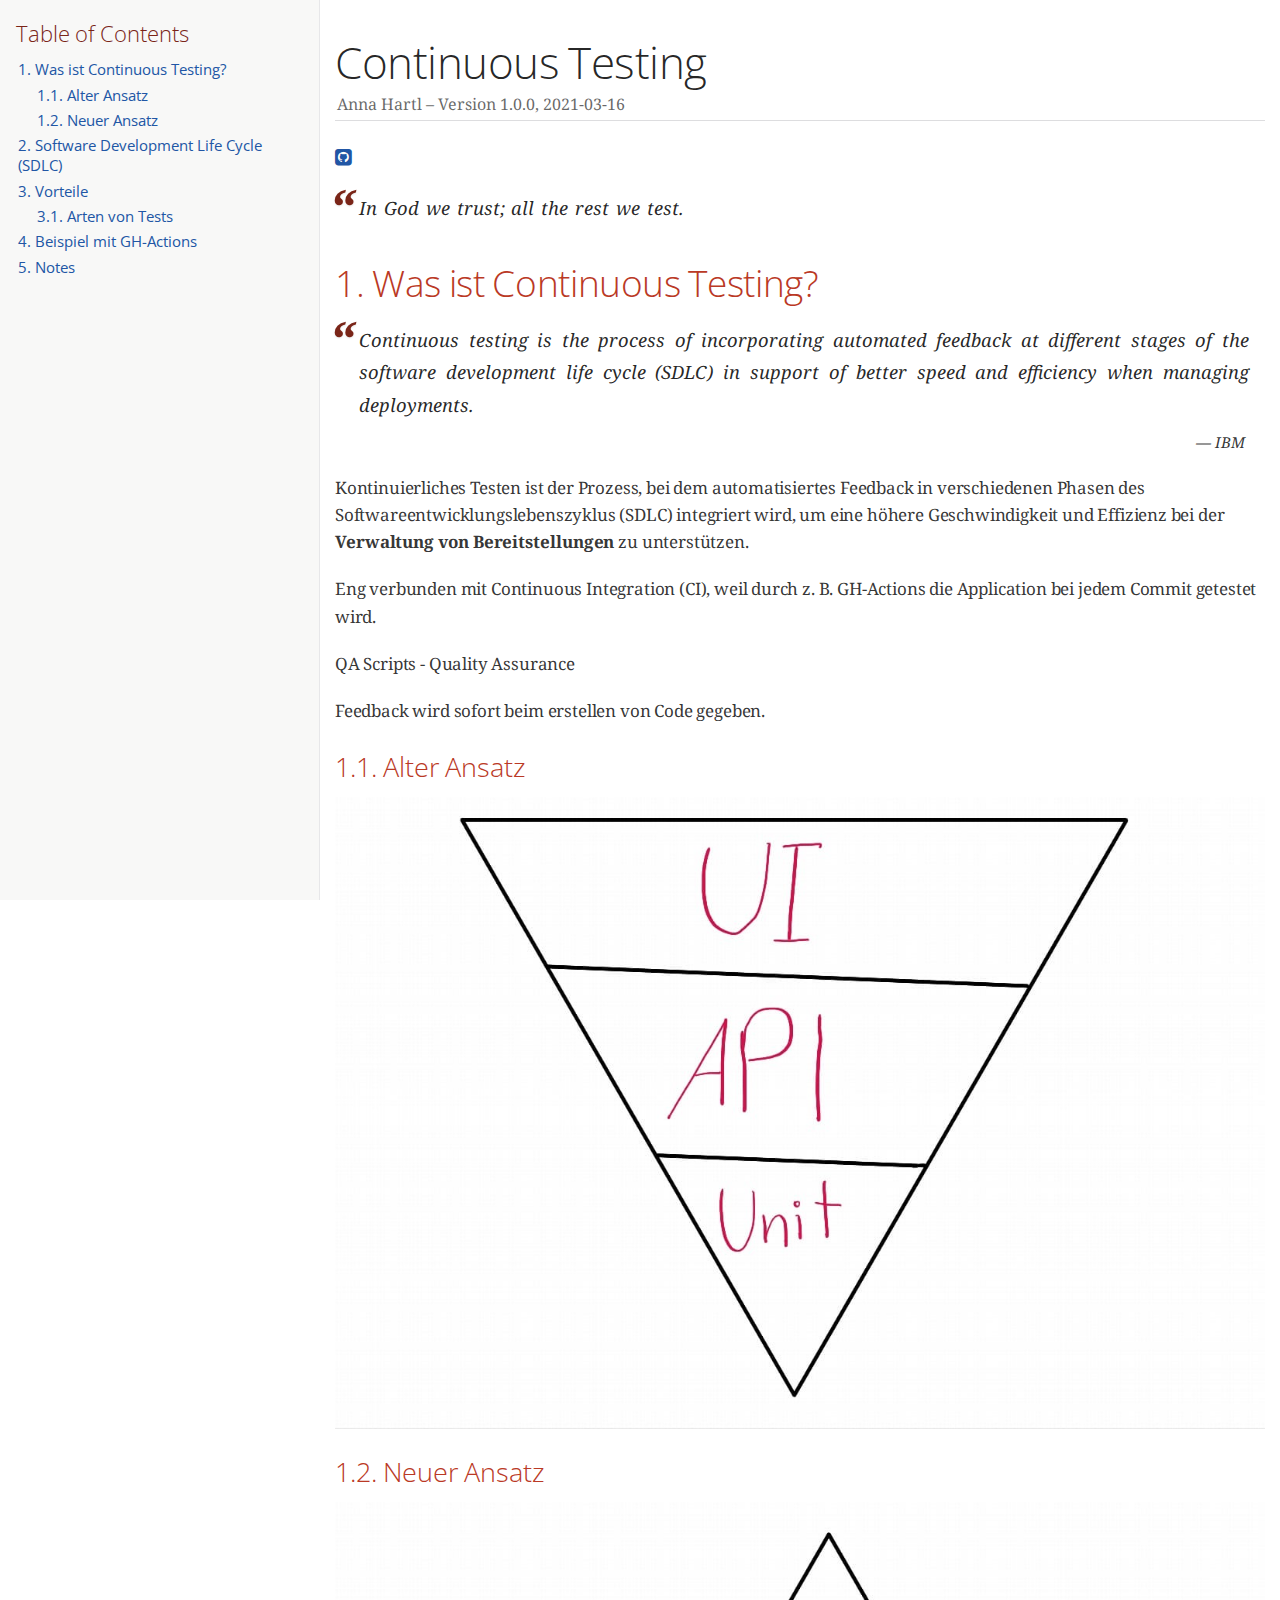
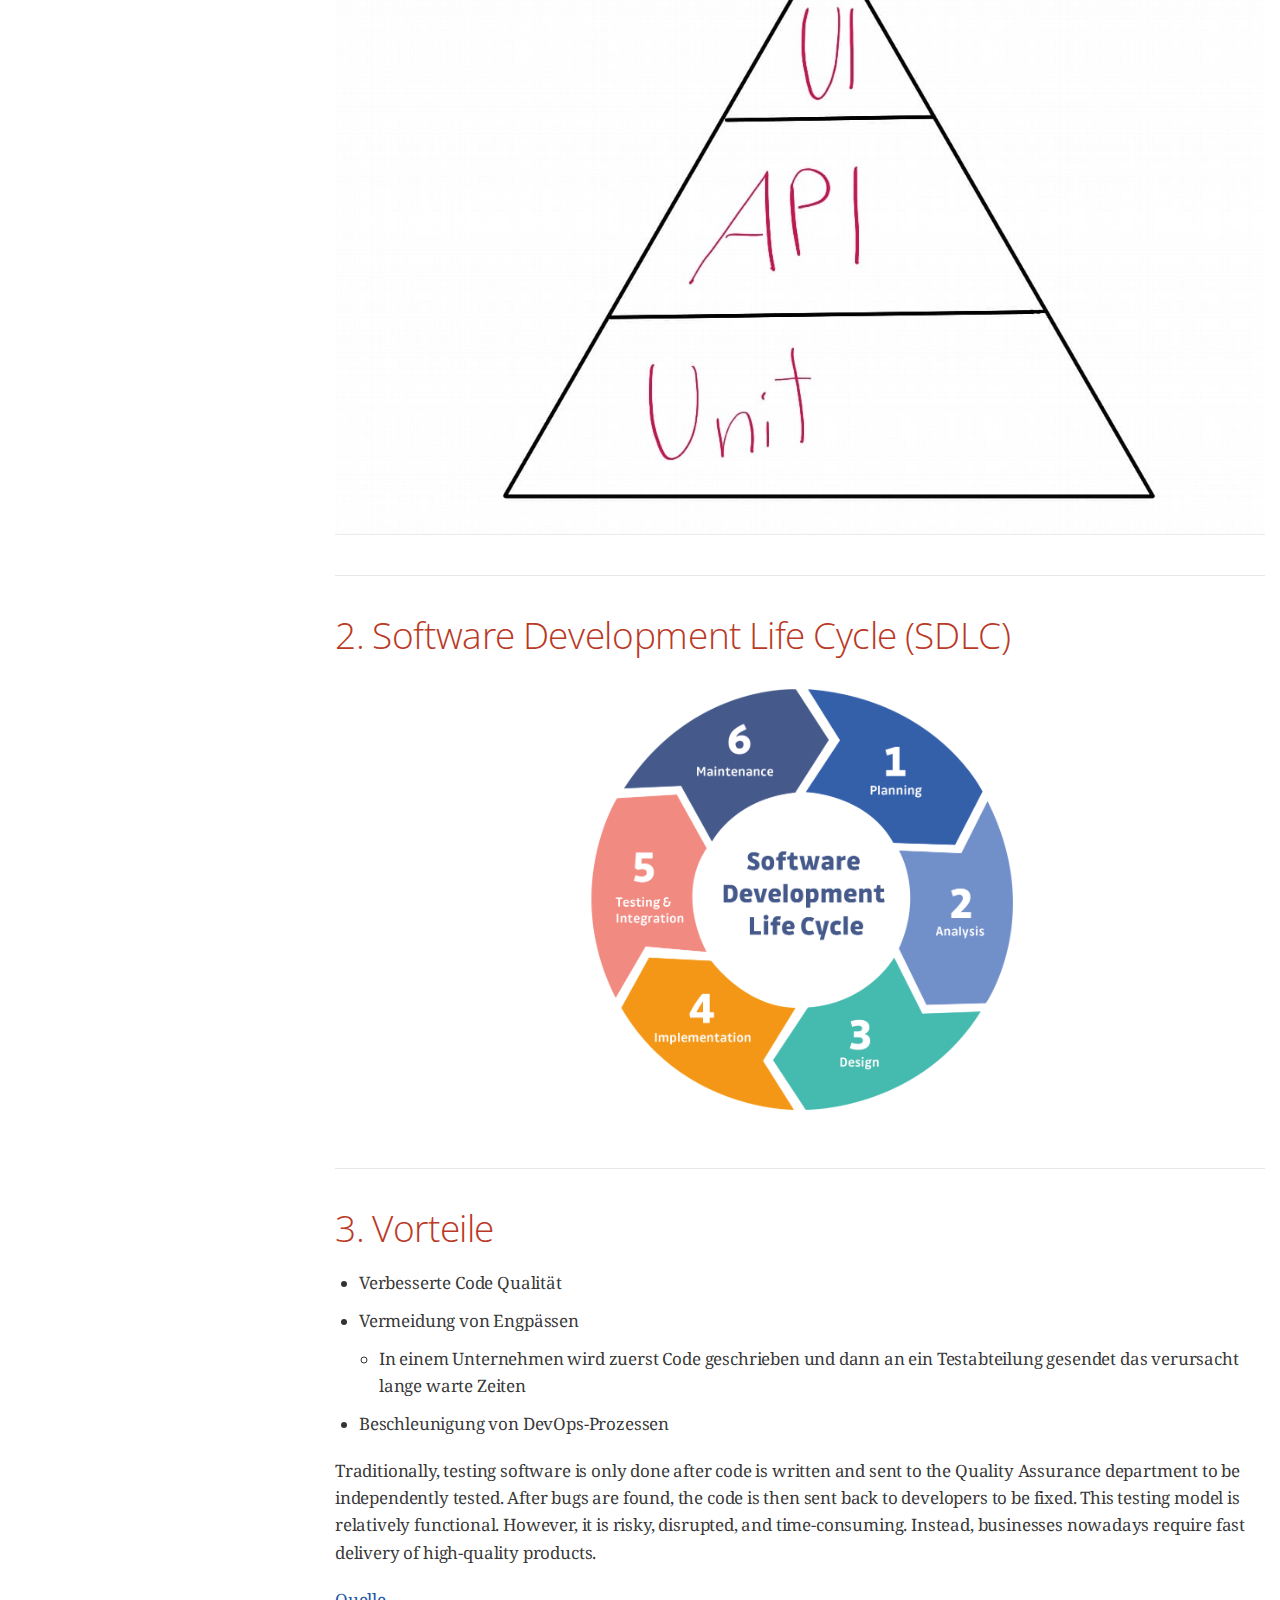
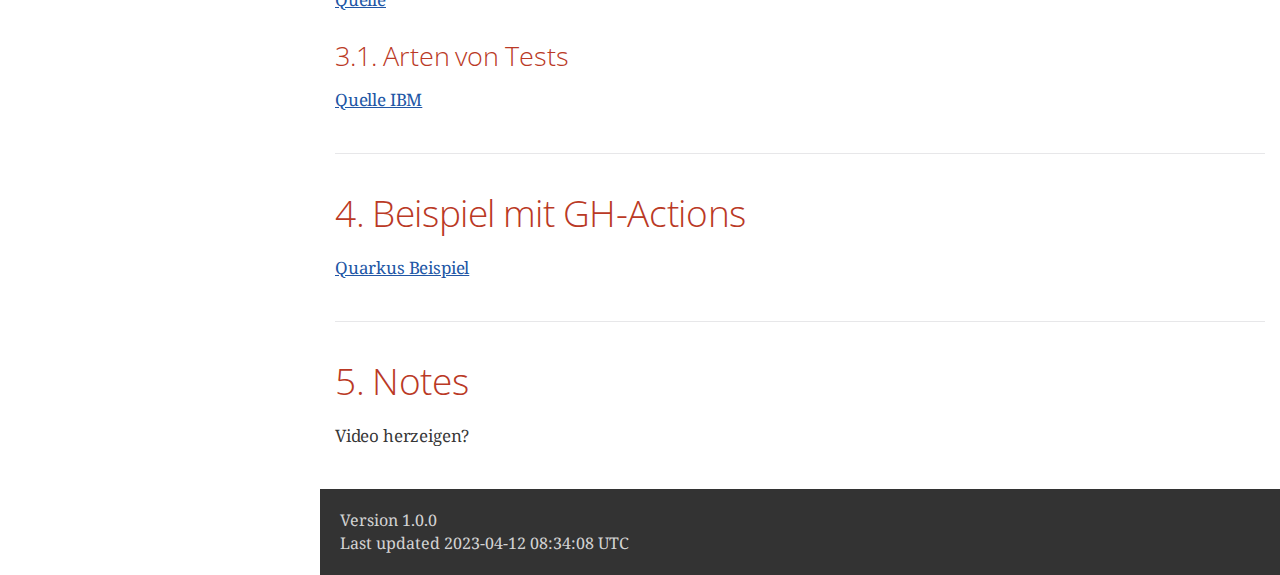
<file: index.html>
<!DOCTYPE html>
<html lang="en">
<head>
<meta charset="UTF-8">
<meta http-equiv="X-UA-Compatible" content="IE=edge">
<meta name="viewport" content="width=device-width, initial-scale=1.0">
<meta name="generator" content="Asciidoctor 2.0.18">
<meta name="author" content="Anna Hartl">
<link rel="icon" type="image/png" href="themes/favicon.png">
<title>Continuous Testing</title>
<link rel="stylesheet" href="https://fonts.googleapis.com/css?family=Open+Sans:300,300italic,400,400italic,600,600italic%7CNoto+Serif:400,400italic,700,700italic%7CDroid+Sans+Mono:400,700">
<style>
/*! Asciidoctor default stylesheet | MIT License | https://asciidoctor.org */
/* Uncomment the following line when using as a custom stylesheet */
/* @import "https://fonts.googleapis.com/css?family=Open+Sans:300,300italic,400,400italic,600,600italic%7CNoto+Serif:400,400italic,700,700italic%7CDroid+Sans+Mono:400,700"; */
html{font-family:sans-serif;-webkit-text-size-adjust:100%}
a{background:none}
a:focus{outline:thin dotted}
a:active,a:hover{outline:0}
h1{font-size:2em;margin:.67em 0}
b,strong{font-weight:bold}
abbr{font-size:.9em}
abbr[title]{cursor:help;border-bottom:1px dotted #dddddf;text-decoration:none}
dfn{font-style:italic}
hr{height:0}
mark{background:#ff0;color:#000}
code,kbd,pre,samp{font-family:monospace;font-size:1em}
pre{white-space:pre-wrap}
q{quotes:"\201C" "\201D" "\2018" "\2019"}
small{font-size:80%}
sub,sup{font-size:75%;line-height:0;position:relative;vertical-align:baseline}
sup{top:-.5em}
sub{bottom:-.25em}
img{border:0}
svg:not(:root){overflow:hidden}
figure{margin:0}
audio,video{display:inline-block}
audio:not([controls]){display:none;height:0}
fieldset{border:1px solid silver;margin:0 2px;padding:.35em .625em .75em}
legend{border:0;padding:0}
button,input,select,textarea{font-family:inherit;font-size:100%;margin:0}
button,input{line-height:normal}
button,select{text-transform:none}
button,html input[type=button],input[type=reset],input[type=submit]{-webkit-appearance:button;cursor:pointer}
button[disabled],html input[disabled]{cursor:default}
input[type=checkbox],input[type=radio]{padding:0}
button::-moz-focus-inner,input::-moz-focus-inner{border:0;padding:0}
textarea{overflow:auto;vertical-align:top}
table{border-collapse:collapse;border-spacing:0}
*,::before,::after{box-sizing:border-box}
html,body{font-size:100%}
body{background:#fff;color:rgba(0,0,0,.8);padding:0;margin:0;font-family:"Noto Serif","DejaVu Serif",serif;line-height:1;position:relative;cursor:auto;-moz-tab-size:4;-o-tab-size:4;tab-size:4;word-wrap:anywhere;-moz-osx-font-smoothing:grayscale;-webkit-font-smoothing:antialiased}
a:hover{cursor:pointer}
img,object,embed{max-width:100%;height:auto}
object,embed{height:100%}
img{-ms-interpolation-mode:bicubic}
.left{float:left!important}
.right{float:right!important}
.text-left{text-align:left!important}
.text-right{text-align:right!important}
.text-center{text-align:center!important}
.text-justify{text-align:justify!important}
.hide{display:none}
img,object,svg{display:inline-block;vertical-align:middle}
textarea{height:auto;min-height:50px}
select{width:100%}
.subheader,.admonitionblock td.content>.title,.audioblock>.title,.exampleblock>.title,.imageblock>.title,.listingblock>.title,.literalblock>.title,.stemblock>.title,.openblock>.title,.paragraph>.title,.quoteblock>.title,table.tableblock>.title,.verseblock>.title,.videoblock>.title,.dlist>.title,.olist>.title,.ulist>.title,.qlist>.title,.hdlist>.title{line-height:1.45;color:#7a2518;font-weight:400;margin-top:0;margin-bottom:.25em}
div,dl,dt,dd,ul,ol,li,h1,h2,h3,#toctitle,.sidebarblock>.content>.title,h4,h5,h6,pre,form,p,blockquote,th,td{margin:0;padding:0}
a{color:#2156a5;text-decoration:underline;line-height:inherit}
a:hover,a:focus{color:#1d4b8f}
a img{border:0}
p{line-height:1.6;margin-bottom:1.25em;text-rendering:optimizeLegibility}
p aside{font-size:.875em;line-height:1.35;font-style:italic}
h1,h2,h3,#toctitle,.sidebarblock>.content>.title,h4,h5,h6{font-family:"Open Sans","DejaVu Sans",sans-serif;font-weight:300;font-style:normal;color:#ba3925;text-rendering:optimizeLegibility;margin-top:1em;margin-bottom:.5em;line-height:1.0125em}
h1 small,h2 small,h3 small,#toctitle small,.sidebarblock>.content>.title small,h4 small,h5 small,h6 small{font-size:60%;color:#e99b8f;line-height:0}
h1{font-size:2.125em}
h2{font-size:1.6875em}
h3,#toctitle,.sidebarblock>.content>.title{font-size:1.375em}
h4,h5{font-size:1.125em}
h6{font-size:1em}
hr{border:solid #dddddf;border-width:1px 0 0;clear:both;margin:1.25em 0 1.1875em}
em,i{font-style:italic;line-height:inherit}
strong,b{font-weight:bold;line-height:inherit}
small{font-size:60%;line-height:inherit}
code{font-family:"Droid Sans Mono","DejaVu Sans Mono",monospace;font-weight:400;color:rgba(0,0,0,.9)}
ul,ol,dl{line-height:1.6;margin-bottom:1.25em;list-style-position:outside;font-family:inherit}
ul,ol{margin-left:1.5em}
ul li ul,ul li ol{margin-left:1.25em;margin-bottom:0}
ul.circle{list-style-type:circle}
ul.disc{list-style-type:disc}
ul.square{list-style-type:square}
ul.circle ul:not([class]),ul.disc ul:not([class]),ul.square ul:not([class]){list-style:inherit}
ol li ul,ol li ol{margin-left:1.25em;margin-bottom:0}
dl dt{margin-bottom:.3125em;font-weight:bold}
dl dd{margin-bottom:1.25em}
blockquote{margin:0 0 1.25em;padding:.5625em 1.25em 0 1.1875em;border-left:1px solid #ddd}
blockquote,blockquote p{line-height:1.6;color:rgba(0,0,0,.85)}
@media screen and (min-width:768px){h1,h2,h3,#toctitle,.sidebarblock>.content>.title,h4,h5,h6{line-height:1.2}
h1{font-size:2.75em}
h2{font-size:2.3125em}
h3,#toctitle,.sidebarblock>.content>.title{font-size:1.6875em}
h4{font-size:1.4375em}}
table{background:#fff;margin-bottom:1.25em;border:1px solid #dedede;word-wrap:normal}
table thead,table tfoot{background:#f7f8f7}
table thead tr th,table thead tr td,table tfoot tr th,table tfoot tr td{padding:.5em .625em .625em;font-size:inherit;color:rgba(0,0,0,.8);text-align:left}
table tr th,table tr td{padding:.5625em .625em;font-size:inherit;color:rgba(0,0,0,.8)}
table tr.even,table tr.alt{background:#f8f8f7}
table thead tr th,table tfoot tr th,table tbody tr td,table tr td,table tfoot tr td{line-height:1.6}
h1,h2,h3,#toctitle,.sidebarblock>.content>.title,h4,h5,h6{line-height:1.2;word-spacing:-.05em}
h1 strong,h2 strong,h3 strong,#toctitle strong,.sidebarblock>.content>.title strong,h4 strong,h5 strong,h6 strong{font-weight:400}
.center{margin-left:auto;margin-right:auto}
.stretch{width:100%}
.clearfix::before,.clearfix::after,.float-group::before,.float-group::after{content:" ";display:table}
.clearfix::after,.float-group::after{clear:both}
:not(pre).nobreak{word-wrap:normal}
:not(pre).nowrap{white-space:nowrap}
:not(pre).pre-wrap{white-space:pre-wrap}
:not(pre):not([class^=L])>code{font-size:.9375em;font-style:normal!important;letter-spacing:0;padding:.1em .5ex;word-spacing:-.15em;background:#f7f7f8;border-radius:4px;line-height:1.45;text-rendering:optimizeSpeed}
pre{color:rgba(0,0,0,.9);font-family:"Droid Sans Mono","DejaVu Sans Mono",monospace;line-height:1.45;text-rendering:optimizeSpeed}
pre code,pre pre{color:inherit;font-size:inherit;line-height:inherit}
pre>code{display:block}
pre.nowrap,pre.nowrap pre{white-space:pre;word-wrap:normal}
em em{font-style:normal}
strong strong{font-weight:400}
.keyseq{color:rgba(51,51,51,.8)}
kbd{font-family:"Droid Sans Mono","DejaVu Sans Mono",monospace;display:inline-block;color:rgba(0,0,0,.8);font-size:.65em;line-height:1.45;background:#f7f7f7;border:1px solid #ccc;border-radius:3px;box-shadow:0 1px 0 rgba(0,0,0,.2),inset 0 0 0 .1em #fff;margin:0 .15em;padding:.2em .5em;vertical-align:middle;position:relative;top:-.1em;white-space:nowrap}
.keyseq kbd:first-child{margin-left:0}
.keyseq kbd:last-child{margin-right:0}
.menuseq,.menuref{color:#000}
.menuseq b:not(.caret),.menuref{font-weight:inherit}
.menuseq{word-spacing:-.02em}
.menuseq b.caret{font-size:1.25em;line-height:.8}
.menuseq i.caret{font-weight:bold;text-align:center;width:.45em}
b.button::before,b.button::after{position:relative;top:-1px;font-weight:400}
b.button::before{content:"[";padding:0 3px 0 2px}
b.button::after{content:"]";padding:0 2px 0 3px}
p a>code:hover{color:rgba(0,0,0,.9)}
#header,#content,#footnotes,#footer{width:100%;margin:0 auto;max-width:62.5em;*zoom:1;position:relative;padding-left:.9375em;padding-right:.9375em}
#header::before,#header::after,#content::before,#content::after,#footnotes::before,#footnotes::after,#footer::before,#footer::after{content:" ";display:table}
#header::after,#content::after,#footnotes::after,#footer::after{clear:both}
#content{margin-top:1.25em}
#content::before{content:none}
#header>h1:first-child{color:rgba(0,0,0,.85);margin-top:2.25rem;margin-bottom:0}
#header>h1:first-child+#toc{margin-top:8px;border-top:1px solid #dddddf}
#header>h1:only-child,body.toc2 #header>h1:nth-last-child(2){border-bottom:1px solid #dddddf;padding-bottom:8px}
#header .details{border-bottom:1px solid #dddddf;line-height:1.45;padding-top:.25em;padding-bottom:.25em;padding-left:.25em;color:rgba(0,0,0,.6);display:flex;flex-flow:row wrap}
#header .details span:first-child{margin-left:-.125em}
#header .details span.email a{color:rgba(0,0,0,.85)}
#header .details br{display:none}
#header .details br+span::before{content:"\00a0\2013\00a0"}
#header .details br+span.author::before{content:"\00a0\22c5\00a0";color:rgba(0,0,0,.85)}
#header .details br+span#revremark::before{content:"\00a0|\00a0"}
#header #revnumber{text-transform:capitalize}
#header #revnumber::after{content:"\00a0"}
#content>h1:first-child:not([class]){color:rgba(0,0,0,.85);border-bottom:1px solid #dddddf;padding-bottom:8px;margin-top:0;padding-top:1rem;margin-bottom:1.25rem}
#toc{border-bottom:1px solid #e7e7e9;padding-bottom:.5em}
#toc>ul{margin-left:.125em}
#toc ul.sectlevel0>li>a{font-style:italic}
#toc ul.sectlevel0 ul.sectlevel1{margin:.5em 0}
#toc ul{font-family:"Open Sans","DejaVu Sans",sans-serif;list-style-type:none}
#toc li{line-height:1.3334;margin-top:.3334em}
#toc a{text-decoration:none}
#toc a:active{text-decoration:underline}
#toctitle{color:#7a2518;font-size:1.2em}
@media screen and (min-width:768px){#toctitle{font-size:1.375em}
body.toc2{padding-left:15em;padding-right:0}
#toc.toc2{margin-top:0!important;background:#f8f8f7;position:fixed;width:15em;left:0;top:0;border-right:1px solid #e7e7e9;border-top-width:0!important;border-bottom-width:0!important;z-index:1000;padding:1.25em 1em;height:100%;overflow:auto}
#toc.toc2 #toctitle{margin-top:0;margin-bottom:.8rem;font-size:1.2em}
#toc.toc2>ul{font-size:.9em;margin-bottom:0}
#toc.toc2 ul ul{margin-left:0;padding-left:1em}
#toc.toc2 ul.sectlevel0 ul.sectlevel1{padding-left:0;margin-top:.5em;margin-bottom:.5em}
body.toc2.toc-right{padding-left:0;padding-right:15em}
body.toc2.toc-right #toc.toc2{border-right-width:0;border-left:1px solid #e7e7e9;left:auto;right:0}}
@media screen and (min-width:1280px){body.toc2{padding-left:20em;padding-right:0}
#toc.toc2{width:20em}
#toc.toc2 #toctitle{font-size:1.375em}
#toc.toc2>ul{font-size:.95em}
#toc.toc2 ul ul{padding-left:1.25em}
body.toc2.toc-right{padding-left:0;padding-right:20em}}
#content #toc{border:1px solid #e0e0dc;margin-bottom:1.25em;padding:1.25em;background:#f8f8f7;border-radius:4px}
#content #toc>:first-child{margin-top:0}
#content #toc>:last-child{margin-bottom:0}
#footer{max-width:none;background:rgba(0,0,0,.8);padding:1.25em}
#footer-text{color:hsla(0,0%,100%,.8);line-height:1.44}
#content{margin-bottom:.625em}
.sect1{padding-bottom:.625em}
@media screen and (min-width:768px){#content{margin-bottom:1.25em}
.sect1{padding-bottom:1.25em}}
.sect1:last-child{padding-bottom:0}
.sect1+.sect1{border-top:1px solid #e7e7e9}
#content h1>a.anchor,h2>a.anchor,h3>a.anchor,#toctitle>a.anchor,.sidebarblock>.content>.title>a.anchor,h4>a.anchor,h5>a.anchor,h6>a.anchor{position:absolute;z-index:1001;width:1.5ex;margin-left:-1.5ex;display:block;text-decoration:none!important;visibility:hidden;text-align:center;font-weight:400}
#content h1>a.anchor::before,h2>a.anchor::before,h3>a.anchor::before,#toctitle>a.anchor::before,.sidebarblock>.content>.title>a.anchor::before,h4>a.anchor::before,h5>a.anchor::before,h6>a.anchor::before{content:"\00A7";font-size:.85em;display:block;padding-top:.1em}
#content h1:hover>a.anchor,#content h1>a.anchor:hover,h2:hover>a.anchor,h2>a.anchor:hover,h3:hover>a.anchor,#toctitle:hover>a.anchor,.sidebarblock>.content>.title:hover>a.anchor,h3>a.anchor:hover,#toctitle>a.anchor:hover,.sidebarblock>.content>.title>a.anchor:hover,h4:hover>a.anchor,h4>a.anchor:hover,h5:hover>a.anchor,h5>a.anchor:hover,h6:hover>a.anchor,h6>a.anchor:hover{visibility:visible}
#content h1>a.link,h2>a.link,h3>a.link,#toctitle>a.link,.sidebarblock>.content>.title>a.link,h4>a.link,h5>a.link,h6>a.link{color:#ba3925;text-decoration:none}
#content h1>a.link:hover,h2>a.link:hover,h3>a.link:hover,#toctitle>a.link:hover,.sidebarblock>.content>.title>a.link:hover,h4>a.link:hover,h5>a.link:hover,h6>a.link:hover{color:#a53221}
details,.audioblock,.imageblock,.literalblock,.listingblock,.stemblock,.videoblock{margin-bottom:1.25em}
details{margin-left:1.25rem}
details>summary{cursor:pointer;display:block;position:relative;line-height:1.6;margin-bottom:.625rem;outline:none;-webkit-tap-highlight-color:transparent}
details>summary::-webkit-details-marker{display:none}
details>summary::before{content:"";border:solid transparent;border-left:solid;border-width:.3em 0 .3em .5em;position:absolute;top:.5em;left:-1.25rem;transform:translateX(15%)}
details[open]>summary::before{border:solid transparent;border-top:solid;border-width:.5em .3em 0;transform:translateY(15%)}
details>summary::after{content:"";width:1.25rem;height:1em;position:absolute;top:.3em;left:-1.25rem}
.admonitionblock td.content>.title,.audioblock>.title,.exampleblock>.title,.imageblock>.title,.listingblock>.title,.literalblock>.title,.stemblock>.title,.openblock>.title,.paragraph>.title,.quoteblock>.title,table.tableblock>.title,.verseblock>.title,.videoblock>.title,.dlist>.title,.olist>.title,.ulist>.title,.qlist>.title,.hdlist>.title{text-rendering:optimizeLegibility;text-align:left;font-family:"Noto Serif","DejaVu Serif",serif;font-size:1rem;font-style:italic}
table.tableblock.fit-content>caption.title{white-space:nowrap;width:0}
.paragraph.lead>p,#preamble>.sectionbody>[class=paragraph]:first-of-type p{font-size:1.21875em;line-height:1.6;color:rgba(0,0,0,.85)}
.admonitionblock>table{border-collapse:separate;border:0;background:none;width:100%}
.admonitionblock>table td.icon{text-align:center;width:80px}
.admonitionblock>table td.icon img{max-width:none}
.admonitionblock>table td.icon .title{font-weight:bold;font-family:"Open Sans","DejaVu Sans",sans-serif;text-transform:uppercase}
.admonitionblock>table td.content{padding-left:1.125em;padding-right:1.25em;border-left:1px solid #dddddf;color:rgba(0,0,0,.6);word-wrap:anywhere}
.admonitionblock>table td.content>:last-child>:last-child{margin-bottom:0}
.exampleblock>.content{border:1px solid #e6e6e6;margin-bottom:1.25em;padding:1.25em;background:#fff;border-radius:4px}
.exampleblock>.content>:first-child{margin-top:0}
.exampleblock>.content>:last-child{margin-bottom:0}
.sidebarblock{border:1px solid #dbdbd6;margin-bottom:1.25em;padding:1.25em;background:#f3f3f2;border-radius:4px}
.sidebarblock>:first-child{margin-top:0}
.sidebarblock>:last-child{margin-bottom:0}
.sidebarblock>.content>.title{color:#7a2518;margin-top:0;text-align:center}
.exampleblock>.content>:last-child>:last-child,.exampleblock>.content .olist>ol>li:last-child>:last-child,.exampleblock>.content .ulist>ul>li:last-child>:last-child,.exampleblock>.content .qlist>ol>li:last-child>:last-child,.sidebarblock>.content>:last-child>:last-child,.sidebarblock>.content .olist>ol>li:last-child>:last-child,.sidebarblock>.content .ulist>ul>li:last-child>:last-child,.sidebarblock>.content .qlist>ol>li:last-child>:last-child{margin-bottom:0}
.literalblock pre,.listingblock>.content>pre{border-radius:4px;overflow-x:auto;padding:1em;font-size:.8125em}
@media screen and (min-width:768px){.literalblock pre,.listingblock>.content>pre{font-size:.90625em}}
@media screen and (min-width:1280px){.literalblock pre,.listingblock>.content>pre{font-size:1em}}
.literalblock pre,.listingblock>.content>pre:not(.highlight),.listingblock>.content>pre[class=highlight],.listingblock>.content>pre[class^="highlight "]{background:#f7f7f8}
.literalblock.output pre{color:#f7f7f8;background:rgba(0,0,0,.9)}
.listingblock>.content{position:relative}
.listingblock code[data-lang]::before{display:none;content:attr(data-lang);position:absolute;font-size:.75em;top:.425rem;right:.5rem;line-height:1;text-transform:uppercase;color:inherit;opacity:.5}
.listingblock:hover code[data-lang]::before{display:block}
.listingblock.terminal pre .command::before{content:attr(data-prompt);padding-right:.5em;color:inherit;opacity:.5}
.listingblock.terminal pre .command:not([data-prompt])::before{content:"$"}
.listingblock pre.highlightjs{padding:0}
.listingblock pre.highlightjs>code{padding:1em;border-radius:4px}
.listingblock pre.prettyprint{border-width:0}
.prettyprint{background:#f7f7f8}
pre.prettyprint .linenums{line-height:1.45;margin-left:2em}
pre.prettyprint li{background:none;list-style-type:inherit;padding-left:0}
pre.prettyprint li code[data-lang]::before{opacity:1}
pre.prettyprint li:not(:first-child) code[data-lang]::before{display:none}
table.linenotable{border-collapse:separate;border:0;margin-bottom:0;background:none}
table.linenotable td[class]{color:inherit;vertical-align:top;padding:0;line-height:inherit;white-space:normal}
table.linenotable td.code{padding-left:.75em}
table.linenotable td.linenos,pre.pygments .linenos{border-right:1px solid;opacity:.35;padding-right:.5em;-webkit-user-select:none;-moz-user-select:none;-ms-user-select:none;user-select:none}
pre.pygments span.linenos{display:inline-block;margin-right:.75em}
.quoteblock{margin:0 1em 1.25em 1.5em;display:table}
.quoteblock:not(.excerpt)>.title{margin-left:-1.5em;margin-bottom:.75em}
.quoteblock blockquote,.quoteblock p{color:rgba(0,0,0,.85);font-size:1.15rem;line-height:1.75;word-spacing:.1em;letter-spacing:0;font-style:italic;text-align:justify}
.quoteblock blockquote{margin:0;padding:0;border:0}
.quoteblock blockquote::before{content:"\201c";float:left;font-size:2.75em;font-weight:bold;line-height:.6em;margin-left:-.6em;color:#7a2518;text-shadow:0 1px 2px rgba(0,0,0,.1)}
.quoteblock blockquote>.paragraph:last-child p{margin-bottom:0}
.quoteblock .attribution{margin-top:.75em;margin-right:.5ex;text-align:right}
.verseblock{margin:0 1em 1.25em}
.verseblock pre{font-family:"Open Sans","DejaVu Sans",sans-serif;font-size:1.15rem;color:rgba(0,0,0,.85);font-weight:300;text-rendering:optimizeLegibility}
.verseblock pre strong{font-weight:400}
.verseblock .attribution{margin-top:1.25rem;margin-left:.5ex}
.quoteblock .attribution,.verseblock .attribution{font-size:.9375em;line-height:1.45;font-style:italic}
.quoteblock .attribution br,.verseblock .attribution br{display:none}
.quoteblock .attribution cite,.verseblock .attribution cite{display:block;letter-spacing:-.025em;color:rgba(0,0,0,.6)}
.quoteblock.abstract blockquote::before,.quoteblock.excerpt blockquote::before,.quoteblock .quoteblock blockquote::before{display:none}
.quoteblock.abstract blockquote,.quoteblock.abstract p,.quoteblock.excerpt blockquote,.quoteblock.excerpt p,.quoteblock .quoteblock blockquote,.quoteblock .quoteblock p{line-height:1.6;word-spacing:0}
.quoteblock.abstract{margin:0 1em 1.25em;display:block}
.quoteblock.abstract>.title{margin:0 0 .375em;font-size:1.15em;text-align:center}
.quoteblock.excerpt>blockquote,.quoteblock .quoteblock{padding:0 0 .25em 1em;border-left:.25em solid #dddddf}
.quoteblock.excerpt,.quoteblock .quoteblock{margin-left:0}
.quoteblock.excerpt blockquote,.quoteblock.excerpt p,.quoteblock .quoteblock blockquote,.quoteblock .quoteblock p{color:inherit;font-size:1.0625rem}
.quoteblock.excerpt .attribution,.quoteblock .quoteblock .attribution{color:inherit;font-size:.85rem;text-align:left;margin-right:0}
p.tableblock:last-child{margin-bottom:0}
td.tableblock>.content{margin-bottom:1.25em;word-wrap:anywhere}
td.tableblock>.content>:last-child{margin-bottom:-1.25em}
table.tableblock,th.tableblock,td.tableblock{border:0 solid #dedede}
table.grid-all>*>tr>*{border-width:1px}
table.grid-cols>*>tr>*{border-width:0 1px}
table.grid-rows>*>tr>*{border-width:1px 0}
table.frame-all{border-width:1px}
table.frame-ends{border-width:1px 0}
table.frame-sides{border-width:0 1px}
table.frame-none>colgroup+*>:first-child>*,table.frame-sides>colgroup+*>:first-child>*{border-top-width:0}
table.frame-none>:last-child>:last-child>*,table.frame-sides>:last-child>:last-child>*{border-bottom-width:0}
table.frame-none>*>tr>:first-child,table.frame-ends>*>tr>:first-child{border-left-width:0}
table.frame-none>*>tr>:last-child,table.frame-ends>*>tr>:last-child{border-right-width:0}
table.stripes-all>*>tr,table.stripes-odd>*>tr:nth-of-type(odd),table.stripes-even>*>tr:nth-of-type(even),table.stripes-hover>*>tr:hover{background:#f8f8f7}
th.halign-left,td.halign-left{text-align:left}
th.halign-right,td.halign-right{text-align:right}
th.halign-center,td.halign-center{text-align:center}
th.valign-top,td.valign-top{vertical-align:top}
th.valign-bottom,td.valign-bottom{vertical-align:bottom}
th.valign-middle,td.valign-middle{vertical-align:middle}
table thead th,table tfoot th{font-weight:bold}
tbody tr th{background:#f7f8f7}
tbody tr th,tbody tr th p,tfoot tr th,tfoot tr th p{color:rgba(0,0,0,.8);font-weight:bold}
p.tableblock>code:only-child{background:none;padding:0}
p.tableblock{font-size:1em}
ol{margin-left:1.75em}
ul li ol{margin-left:1.5em}
dl dd{margin-left:1.125em}
dl dd:last-child,dl dd:last-child>:last-child{margin-bottom:0}
li p,ul dd,ol dd,.olist .olist,.ulist .ulist,.ulist .olist,.olist .ulist{margin-bottom:.625em}
ul.checklist,ul.none,ol.none,ul.no-bullet,ol.no-bullet,ol.unnumbered,ul.unstyled,ol.unstyled{list-style-type:none}
ul.no-bullet,ol.no-bullet,ol.unnumbered{margin-left:.625em}
ul.unstyled,ol.unstyled{margin-left:0}
li>p:empty:only-child::before{content:"";display:inline-block}
ul.checklist>li>p:first-child{margin-left:-1em}
ul.checklist>li>p:first-child>.fa-square-o:first-child,ul.checklist>li>p:first-child>.fa-check-square-o:first-child{width:1.25em;font-size:.8em;position:relative;bottom:.125em}
ul.checklist>li>p:first-child>input[type=checkbox]:first-child{margin-right:.25em}
ul.inline{display:flex;flex-flow:row wrap;list-style:none;margin:0 0 .625em -1.25em}
ul.inline>li{margin-left:1.25em}
.unstyled dl dt{font-weight:400;font-style:normal}
ol.arabic{list-style-type:decimal}
ol.decimal{list-style-type:decimal-leading-zero}
ol.loweralpha{list-style-type:lower-alpha}
ol.upperalpha{list-style-type:upper-alpha}
ol.lowerroman{list-style-type:lower-roman}
ol.upperroman{list-style-type:upper-roman}
ol.lowergreek{list-style-type:lower-greek}
.hdlist>table,.colist>table{border:0;background:none}
.hdlist>table>tbody>tr,.colist>table>tbody>tr{background:none}
td.hdlist1,td.hdlist2{vertical-align:top;padding:0 .625em}
td.hdlist1{font-weight:bold;padding-bottom:1.25em}
td.hdlist2{word-wrap:anywhere}
.literalblock+.colist,.listingblock+.colist{margin-top:-.5em}
.colist td:not([class]):first-child{padding:.4em .75em 0;line-height:1;vertical-align:top}
.colist td:not([class]):first-child img{max-width:none}
.colist td:not([class]):last-child{padding:.25em 0}
.thumb,.th{line-height:0;display:inline-block;border:4px solid #fff;box-shadow:0 0 0 1px #ddd}
.imageblock.left{margin:.25em .625em 1.25em 0}
.imageblock.right{margin:.25em 0 1.25em .625em}
.imageblock>.title{margin-bottom:0}
.imageblock.thumb,.imageblock.th{border-width:6px}
.imageblock.thumb>.title,.imageblock.th>.title{padding:0 .125em}
.image.left,.image.right{margin-top:.25em;margin-bottom:.25em;display:inline-block;line-height:0}
.image.left{margin-right:.625em}
.image.right{margin-left:.625em}
a.image{text-decoration:none;display:inline-block}
a.image object{pointer-events:none}
sup.footnote,sup.footnoteref{font-size:.875em;position:static;vertical-align:super}
sup.footnote a,sup.footnoteref a{text-decoration:none}
sup.footnote a:active,sup.footnoteref a:active{text-decoration:underline}
#footnotes{padding-top:.75em;padding-bottom:.75em;margin-bottom:.625em}
#footnotes hr{width:20%;min-width:6.25em;margin:-.25em 0 .75em;border-width:1px 0 0}
#footnotes .footnote{padding:0 .375em 0 .225em;line-height:1.3334;font-size:.875em;margin-left:1.2em;margin-bottom:.2em}
#footnotes .footnote a:first-of-type{font-weight:bold;text-decoration:none;margin-left:-1.05em}
#footnotes .footnote:last-of-type{margin-bottom:0}
#content #footnotes{margin-top:-.625em;margin-bottom:0;padding:.75em 0}
div.unbreakable{page-break-inside:avoid}
.big{font-size:larger}
.small{font-size:smaller}
.underline{text-decoration:underline}
.overline{text-decoration:overline}
.line-through{text-decoration:line-through}
.aqua{color:#00bfbf}
.aqua-background{background:#00fafa}
.black{color:#000}
.black-background{background:#000}
.blue{color:#0000bf}
.blue-background{background:#0000fa}
.fuchsia{color:#bf00bf}
.fuchsia-background{background:#fa00fa}
.gray{color:#606060}
.gray-background{background:#7d7d7d}
.green{color:#006000}
.green-background{background:#007d00}
.lime{color:#00bf00}
.lime-background{background:#00fa00}
.maroon{color:#600000}
.maroon-background{background:#7d0000}
.navy{color:#000060}
.navy-background{background:#00007d}
.olive{color:#606000}
.olive-background{background:#7d7d00}
.purple{color:#600060}
.purple-background{background:#7d007d}
.red{color:#bf0000}
.red-background{background:#fa0000}
.silver{color:#909090}
.silver-background{background:#bcbcbc}
.teal{color:#006060}
.teal-background{background:#007d7d}
.white{color:#bfbfbf}
.white-background{background:#fafafa}
.yellow{color:#bfbf00}
.yellow-background{background:#fafa00}
span.icon>.fa{cursor:default}
a span.icon>.fa{cursor:inherit}
.admonitionblock td.icon [class^="fa icon-"]{font-size:2.5em;text-shadow:1px 1px 2px rgba(0,0,0,.5);cursor:default}
.admonitionblock td.icon .icon-note::before{content:"\f05a";color:#19407c}
.admonitionblock td.icon .icon-tip::before{content:"\f0eb";text-shadow:1px 1px 2px rgba(155,155,0,.8);color:#111}
.admonitionblock td.icon .icon-warning::before{content:"\f071";color:#bf6900}
.admonitionblock td.icon .icon-caution::before{content:"\f06d";color:#bf3400}
.admonitionblock td.icon .icon-important::before{content:"\f06a";color:#bf0000}
.conum[data-value]{display:inline-block;color:#fff!important;background:rgba(0,0,0,.8);border-radius:50%;text-align:center;font-size:.75em;width:1.67em;height:1.67em;line-height:1.67em;font-family:"Open Sans","DejaVu Sans",sans-serif;font-style:normal;font-weight:bold}
.conum[data-value] *{color:#fff!important}
.conum[data-value]+b{display:none}
.conum[data-value]::after{content:attr(data-value)}
pre .conum[data-value]{position:relative;top:-.125em}
b.conum *{color:inherit!important}
.conum:not([data-value]):empty{display:none}
dt,th.tableblock,td.content,div.footnote{text-rendering:optimizeLegibility}
h1,h2,p,td.content,span.alt,summary{letter-spacing:-.01em}
p strong,td.content strong,div.footnote strong{letter-spacing:-.005em}
p,blockquote,dt,td.content,span.alt,summary{font-size:1.0625rem}
p{margin-bottom:1.25rem}
.sidebarblock p,.sidebarblock dt,.sidebarblock td.content,p.tableblock{font-size:1em}
.exampleblock>.content{background:#fffef7;border-color:#e0e0dc;box-shadow:0 1px 4px #e0e0dc}
.print-only{display:none!important}
@page{margin:1.25cm .75cm}
@media print{*{box-shadow:none!important;text-shadow:none!important}
html{font-size:80%}
a{color:inherit!important;text-decoration:underline!important}
a.bare,a[href^="#"],a[href^="mailto:"]{text-decoration:none!important}
a[href^="http:"]:not(.bare)::after,a[href^="https:"]:not(.bare)::after{content:"(" attr(href) ")";display:inline-block;font-size:.875em;padding-left:.25em}
abbr[title]{border-bottom:1px dotted}
abbr[title]::after{content:" (" attr(title) ")"}
pre,blockquote,tr,img,object,svg{page-break-inside:avoid}
thead{display:table-header-group}
svg{max-width:100%}
p,blockquote,dt,td.content{font-size:1em;orphans:3;widows:3}
h2,h3,#toctitle,.sidebarblock>.content>.title{page-break-after:avoid}
#header,#content,#footnotes,#footer{max-width:none}
#toc,.sidebarblock,.exampleblock>.content{background:none!important}
#toc{border-bottom:1px solid #dddddf!important;padding-bottom:0!important}
body.book #header{text-align:center}
body.book #header>h1:first-child{border:0!important;margin:2.5em 0 1em}
body.book #header .details{border:0!important;display:block;padding:0!important}
body.book #header .details span:first-child{margin-left:0!important}
body.book #header .details br{display:block}
body.book #header .details br+span::before{content:none!important}
body.book #toc{border:0!important;text-align:left!important;padding:0!important;margin:0!important}
body.book #toc,body.book #preamble,body.book h1.sect0,body.book .sect1>h2{page-break-before:always}
.listingblock code[data-lang]::before{display:block}
#footer{padding:0 .9375em}
.hide-on-print{display:none!important}
.print-only{display:block!important}
.hide-for-print{display:none!important}
.show-for-print{display:inherit!important}}
@media amzn-kf8,print{#header>h1:first-child{margin-top:1.25rem}
.sect1{padding:0!important}
.sect1+.sect1{border:0}
#footer{background:none}
#footer-text{color:rgba(0,0,0,.6);font-size:.9em}}
@media amzn-kf8{#header,#content,#footnotes,#footer{padding:0}}
</style>
<link rel="stylesheet" href="https://cdnjs.cloudflare.com/ajax/libs/font-awesome/4.7.0/css/font-awesome.min.css">
<style>
pre.rouge .hll {
  background-color: #ffc;
}
pre.rouge .hll * {
  background-color: initial;
}
</style>
</head>
<body class="article toc2 toc-left">
<div id="header">
<h1>Continuous Testing</h1>
<div class="details">
<span id="author" class="author">Anna Hartl</span><br>
<span id="revnumber">version 1.0.0,</span>
<span id="revdate">2021-03-16</span>
</div>
<div id="toc" class="toc2">
<div id="toctitle">Table of Contents</div>
<ul class="sectlevel1">
<li><a href="#_was_ist_continuous_testing">1. Was ist Continuous Testing?</a>
<ul class="sectlevel2">
<li><a href="#_alter_ansatz">1.1. Alter Ansatz</a></li>
<li><a href="#_neuer_ansatz">1.2. Neuer Ansatz</a></li>
</ul>
</li>
<li><a href="#_software_development_life_cycle_sdlc">2. Software Development Life Cycle (SDLC)</a></li>
<li><a href="#_vorteile">3. Vorteile</a>
<ul class="sectlevel2">
<li><a href="#_arten_von_tests">3.1. Arten von Tests</a></li>
</ul>
</li>
<li><a href="#_beispiel_mit_gh_actions">4. Beispiel mit GH-Actions</a></li>
<li><a href="#_notes">5. Notes</a></li>
</ul>
</div>
</div>
<div id="content">
<div id="preamble">
<div class="sectionbody">
<div class="paragraph">
<p><span class="icon"><a class="image" href="https://github.com/AnnaHartl/SYP-referat-continuous-testing"><i class="fa fa-github-square"></i></a></span></p>
</div>
<div class="quoteblock">
<blockquote>
In God we trust; all the rest we test.
</blockquote>
</div>
</div>
</div>
<div class="sect1">
<h2 id="_was_ist_continuous_testing"><a class="anchor" href="#_was_ist_continuous_testing"></a>1. Was ist Continuous Testing?</h2>
<div class="sectionbody">
<div class="quoteblock">
<blockquote>
    Continuous testing is the process of incorporating automated feedback at different stages of the software development life cycle (SDLC) in support of better speed and efficiency when managing deployments.
</blockquote>
<div class="attribution">
&#8212; IBM
</div>
</div>
<div class="paragraph">
<p>Kontinuierliches Testen ist der Prozess,
bei dem automatisiertes Feedback in verschiedenen Phasen des Softwareentwicklungslebenszyklus (SDLC)
integriert wird, um eine höhere Geschwindigkeit und Effizienz bei der
<strong>Verwaltung von Bereitstellungen</strong> zu unterstützen.</p>
</div>
<div class="paragraph">
<p>Eng verbunden mit Continuous Integration (CI),
weil durch z. B. GH-Actions die Application bei jedem Commit getestet wird.</p>
</div>
<div class="paragraph">
<p>QA Scripts - Quality Assurance</p>
</div>
<div class="paragraph">
<p>Feedback wird sofort beim erstellen von Code gegeben.</p>
</div>
<div class="sect2">
<h3 id="_alter_ansatz"><a class="anchor" href="#_alter_ansatz"></a>1.1. Alter Ansatz</h3>
<div class="imageblock">
<div class="content">
<img src="images/alt.jpeg" alt="alt">
</div>
</div>
</div>
<div class="sect2">
<h3 id="_neuer_ansatz"><a class="anchor" href="#_neuer_ansatz"></a>1.2. Neuer Ansatz</h3>
<div class="imageblock">
<div class="content">
<img src="images/neu.jpeg" alt="neu">
</div>
</div>
</div>
</div>
</div>
<div class="sect1">
<h2 id="_software_development_life_cycle_sdlc"><a class="anchor" href="#_software_development_life_cycle_sdlc"></a>2. Software Development Life Cycle (SDLC)</h2>
<div class="sectionbody">
<div class="imageblock">
<div class="content">
<img src="images/SDLC.png" alt="SDLC">
</div>
</div>
</div>
</div>
<div class="sect1">
<h2 id="_vorteile"><a class="anchor" href="#_vorteile"></a>3. Vorteile</h2>
<div class="sectionbody">
<div class="ulist">
<ul>
<li>
<p>Verbesserte Code Qualität</p>
</li>
<li>
<p>Vermeidung von Engpässen</p>
<div class="ulist">
<ul>
<li>
<p>In einem Unternehmen wird zuerst Code geschrieben und dann an ein Testabteilung gesendet das verursacht lange warte Zeiten</p>
</li>
</ul>
</div>
</li>
<li>
<p>Beschleunigung von DevOps-Prozessen</p>
</li>
</ul>
</div>
<div class="paragraph">
<p>Traditionally, testing software is only done after code is written and sent to the
Quality Assurance department to be independently tested. After bugs are found, the
code is then sent back to developers to be fixed. This testing model is relatively functional.
However, it is risky, disrupted,
and time-consuming. Instead, businesses nowadays require fast delivery of high-quality products.</p>
</div>
<div class="paragraph">
<p><a href="https://katalon.com/resources-center/blog/continuous-testing-introduction">Quelle</a></p>
</div>
<div class="sect2">
<h3 id="_arten_von_tests"><a class="anchor" href="#_arten_von_tests"></a>3.1. Arten von Tests</h3>
<div class="paragraph">
<p><a href="https://www.ibm.com/topics/continuous-testing">Quelle IBM</a></p>
</div>
</div>
</div>
</div>
<div class="sect1">
<h2 id="_beispiel_mit_gh_actions"><a class="anchor" href="#_beispiel_mit_gh_actions"></a>4. Beispiel mit GH-Actions</h2>
<div class="sectionbody">
<div class="paragraph">
<p><a href="https://annahartl.github.io/SYP-referat-continuous-testing/ContinuousTestingExample.html">Quarkus Beispiel</a></p>
</div>
</div>
</div>
<div class="sect1">
<h2 id="_notes"><a class="anchor" href="#_notes"></a>5. Notes</h2>
<div class="sectionbody">
<div class="paragraph">
<p>Video herzeigen?</p>
</div>
</div>
</div>
</div>
<div id="footer">
<div id="footer-text">
Version 1.0.0<br>
Last updated 2023-04-12 08:34:08 UTC
</div>
</div>
</body>
</html>
</file>
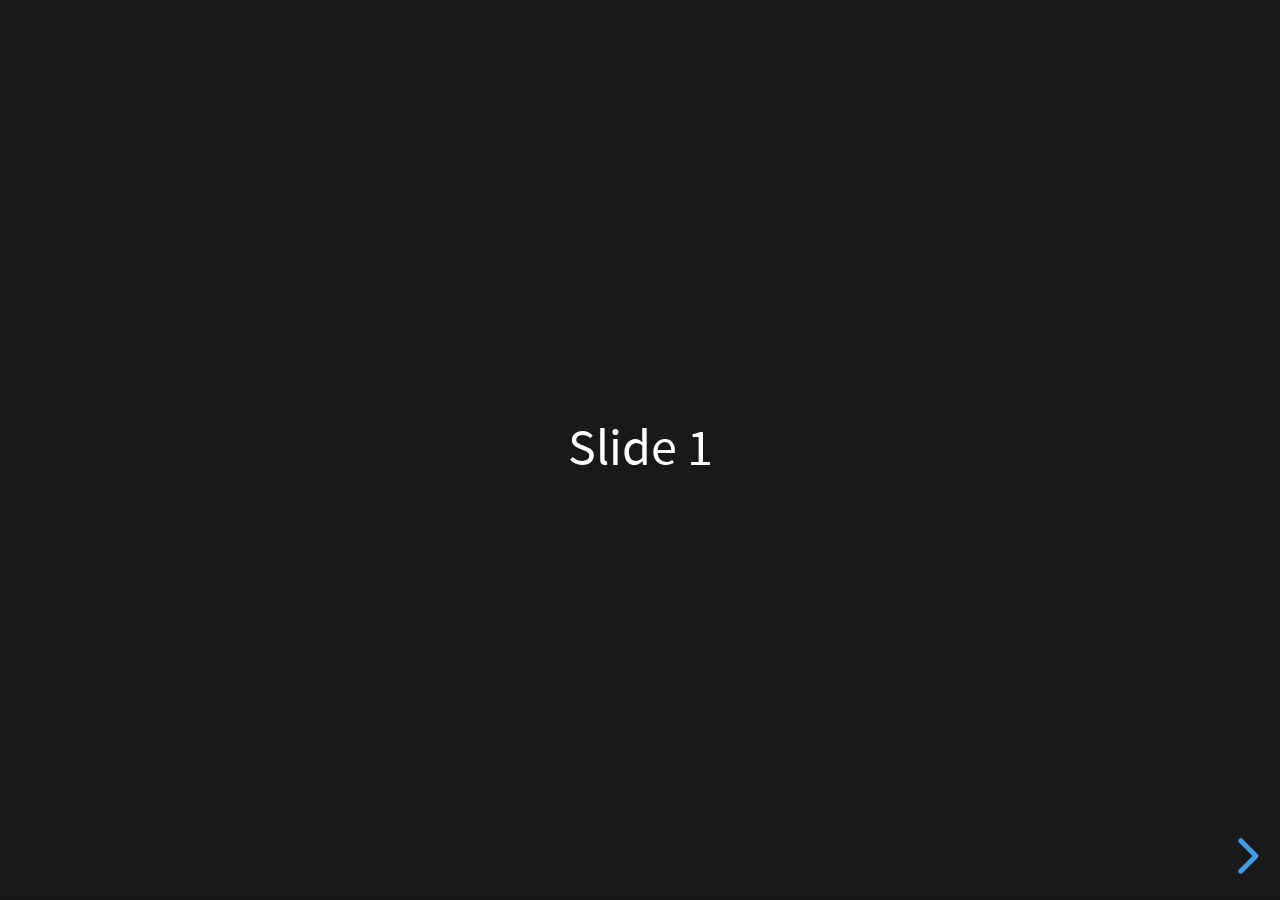
<file: slides/revealjs/index.html>
<!doctype html>
<html>
	<head>
		<meta charset="utf-8">
		<meta name="viewport" content="width=device-width, initial-scale=1.0, maximum-scale=1.0, user-scalable=no">

		<title>reveal.js</title>

		<link rel="stylesheet" href="css/reset.css">
		<link rel="stylesheet" href="css/reveal.css">
		<link rel="stylesheet" href="css/theme/black.css">

		<!-- Theme used for syntax highlighting of code -->
		<link rel="stylesheet" href="lib/css/monokai.css">

		<!-- Printing and PDF exports -->
		<script>
			var link = document.createElement( 'link' );
			link.rel = 'stylesheet';
			link.type = 'text/css';
			link.href = window.location.search.match( /print-pdf/gi ) ? 'css/print/pdf.css' : 'css/print/paper.css';
			document.getElementsByTagName( 'head' )[0].appendChild( link );
		</script>
	</head>
	<body>
		<div class="reveal">
			<div class="slides">
				<section>Slide 1</section>
				<section>Slide 2</section>
			</div>
		</div>

		<script src="js/reveal.js"></script>

		<script>
			// More info about config & dependencies:
			// - https://github.com/hakimel/reveal.js#configuration
			// - https://github.com/hakimel/reveal.js#dependencies
			Reveal.initialize({
				hash: true,
				dependencies: [
					{ src: 'plugin/markdown/marked.js' },
					{ src: 'plugin/markdown/markdown.js' },
					{ src: 'plugin/highlight/highlight.js' },
					{ src: 'plugin/notes/notes.js', async: true }
				]
			});
		</script>
	</body>
</html>
</file>
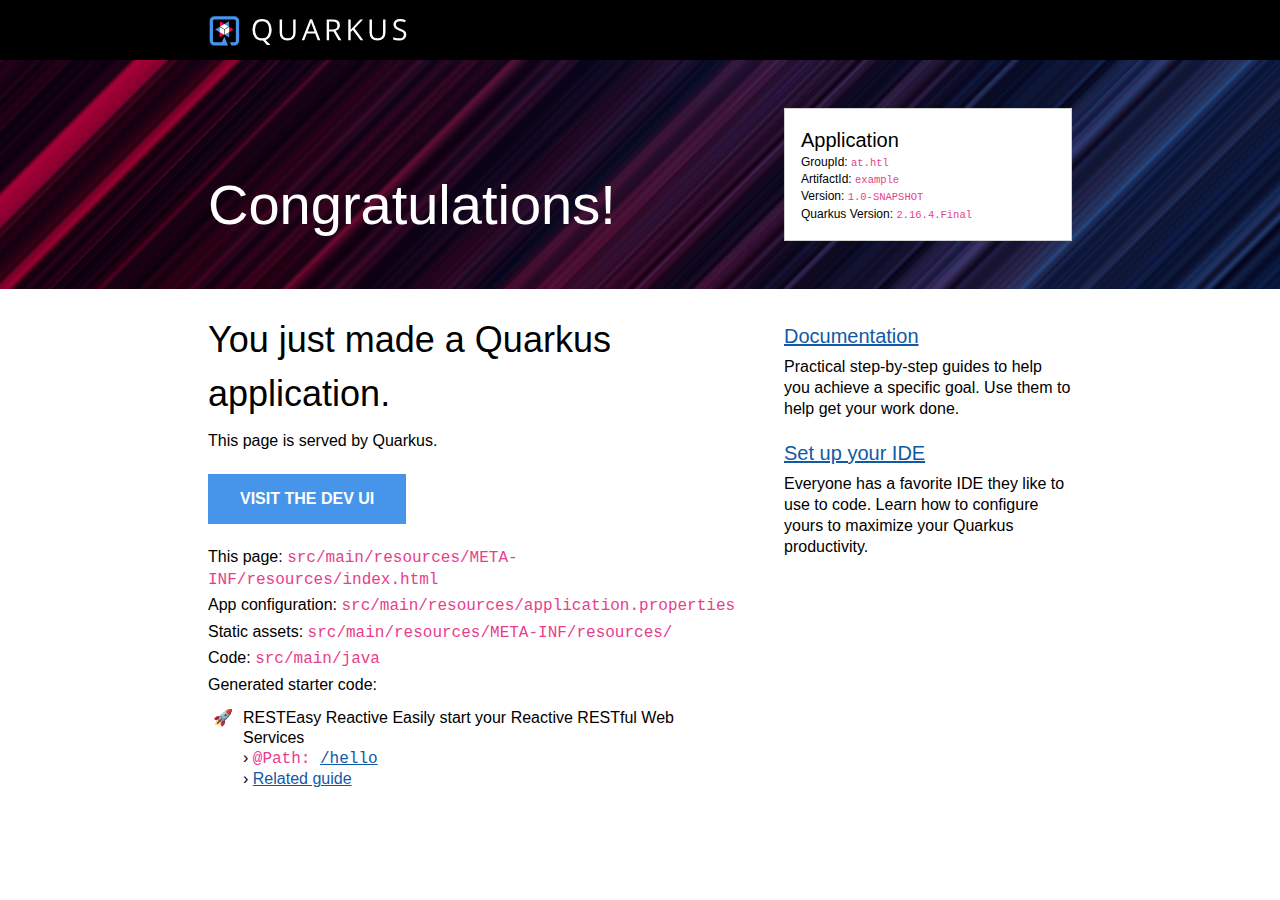
<file: TestingExample/example/src/main/resources/META-INF/resources/index.html>
<!DOCTYPE html>
<html lang="en">
    <head>
        <meta charset="UTF-8">
        <title>example - 1.0-SNAPSHOT</title>
        <style>
            body {
                margin: 0;
                font-family: Roboto, "Helvetica Neue", Arial, sans-serif;
            }
            code {
                font-family: "Courier New", monospace;
                color: #e83e8c;
                word-break: break-word;
            }
            h1, h2, h3, h4, h5, h6 {
                margin-bottom: 0.5rem;
                font-weight: 400;
                line-height: 1.5;
            }
            h1 { font-size: 2.25rem; }
            h2 { font-size: 1.6rem }
            h3 { font-size: 1.5rem }
            h4 { font-size: 1.4rem }
            h5 { font-size: 1.25rem }
            h6 { font-size: 1rem }
            p {
                padding: .15rem 0;
                margin: 0;
                line-height: 1.3rem;
            }
            a {
                text-decoration: underline;
                color: #1259A5;
            }
            a:hover, a:active { color: #c00; }
            .grid {
                display: grid;
                grid-template-columns: repeat(12, 1fr);
                clear: both;
            }
            .header-wrapper {
                padding: 0 13rem;
                background: black;
            }
            .banner-wrapper {
                padding: 0 13rem;
                background: url([data-uri]) repeat-x, #0D1C2C;
            }
            .content-wrapper {
                padding: 0 13rem;
                background: white;
            }
            .header {
                background-position: 0 1rem;
                min-height: 60px;
                grid-column: span 12;
            }
            #quarkus-logo-svg {
                width: 200px;
                height: 30px;
                padding-top: 1rem;
            }
            .banner {
                grid-column: span 12;
                padding: 2rem 0;
            }
            .callout {
                color: white;
                font-size: 3.5rem;
                margin: 0;
                padding-top: 5rem;
                grid-column: span 8;
            }
            .app-details {
                margin: 1rem 0;
                border: 1px solid lightgrey;
                padding: 1rem;
                background: white;
                font-size: .75rem;
                font-weight: 300;
                grid-column: span 4;
            }
            .app-details code { font-size: 87.5%; }
            .app-details ul {
                list-style-type: none;
                padding: 0;
                margin: 0;
            }
            .app-details ul li { margin-bottom: 0.2rem; }
            .app-details h5 {
                margin: 0;
                padding: 0;
            }
            .left-column {
                grid-column: span 8;
                padding-right: 3rem;
            }
            .left-column p {
                padding: .15rem 0;
                margin: 0;
                font-weight: 300;
            }
            .left-column ul {
                margin: 0;
                padding: 10px 0 0 25px;
                list-style-type: "\1F680";
                font-weight: 300;
            }
            .left-column li { padding-left: 10px; }
            .left-column .cta-button {
                margin: 20px 0;
                display: inline-block;
                padding: 1rem 2rem;
                background-color: #4695EB;
                font-weight: 600;
                color: white;
                text-decoration: none;
                text-transform: uppercase;
            }
            .right-column {
                grid-column: span 4;
                margin-top: 1rem;
                font-weight: 200;
            }
            .right-column h5 {
                padding: 1rem 0 .25rem 0;
                margin: 0;
                font-weight: 300;
            }
            .right-column h3 { font-weight: 400;}
            .right-column ul {
                margin: 0;
                list-style-type: circle;
            }
            .right-column li {
                padding: .5rem 0 0 0;
            }
            .provided-code {
                line-height: 20px;
            }
            .provided-code b {
                font-weight: 400;
                margin-bottom: 15px;
            }
            @media screen and (max-width: 1023px) {
                .header-wrapper {
                    padding: 0 1rem;
                    background: black;
                }
                .banner-wrapper { padding: 0 1rem; }
                .content-wrapper {
                    padding: 0 1rem;
                    background: white;
                }
                .left-column {
                    grid-column: span 12;
                }
                .right-column {
                    grid-column: span 12;
                    margin: 3rem 0;
                }
                .callout {
                    color: white;
                    font-size: 3.5rem;
                    margin: 0;
                    padding: 1rem 0;
                    grid-column: span 12;
                }
                .app-details {
                    margin: 1rem 0;
                    border: 1px solid lightgrey;
                    padding: 1rem;
                    background: white;
                    font-size: 1rem;
                    font-weight: 300;
                    grid-column: span 12;
                }
            }
        </style>
    </head>
    <body>
        <div class="header-wrapper">
            <div class="grid">
                <div class="header">
                    <svg id="quarkus-logo-svg" data-name="Quarkus Logo" xmlns="http://www.w3.org/2000/svg" viewBox="0 0 1280 195">
                        <defs>
                            <style>.cls-1 {
                                fill: #fff;
                            }

                            .cls-2 {
                                fill: #4695eb;
                            }

                            .cls-3 {
                                fill: #ff004a;
                            }</style>
                        </defs>
                        <title>quarkus_logo_horizontal_rgb_1280px_reverse</title>
                        <path class="cls-1"
                              d="M404,89.39q0,25.9-10.49,43.07a52.31,52.31,0,0,1-29.61,23.24l32.3,33.39H373.29l-26.45-30.44-5.11.19q-30,0-46.27-18.22T279.17,89.2q0-32.93,16.34-51.05T341.92,20q29.24,0,45.66,18.45T404,89.39Zm-108.14,0q0,27.39,11.74,41.55t34.11,14.15q22.56,0,34.07-14.11t11.51-41.59q0-27.21-11.47-41.27T341.92,34.05q-22.56,0-34.3,14.16T295.88,89.39Z"/>
                        <path class="cls-1"
                              d="M559.56,22.15V109.4q0,23.05-14,36.25T507,158.84q-24.51,0-37.92-13.29T455.7,109V22.15h15.78v88q0,16.88,9.28,25.91t27.29,9q17.16,0,26.45-9.08T543.78,110V22.15Z"/>
                        <path class="cls-1"
                              d="M703.6,157,686.7,114.1H632.31L615.6,157h-16L653.29,21.6h13.27L719.93,157Zm-21.82-57L666,58.21q-3.07-7.92-6.32-19.46a172.55,172.55,0,0,1-5.85,19.46l-16,41.78Z"/>
                        <path class="cls-1"
                              d="M777.19,100.92V157H761.4V22.15h37.23q25,0,36.89,9.5t11.93,28.59q0,26.74-27.29,36.16L857,157H838.35l-32.86-56.07Zm0-13.47h21.62q16.71,0,24.51-6.6t7.79-19.78q0-13.37-7.93-19.27T797.7,35.89H777.19Z"/>
                        <path class="cls-1"
                              d="M999.75,157H981.18L931.71,91.6l-14.2,12.54V157H901.73V22.15h15.78V89l61.54-66.87h18.66L943.13,80.72Z"/>
                        <path class="cls-1"
                              d="M1143.69,22.15V109.4q0,23.05-14,36.25t-38.52,13.19q-24.5,0-37.92-13.29T1039.82,109V22.15h15.78v88q0,16.88,9.28,25.91t27.29,9q17.17,0,26.46-9.08t9.28-26.06V22.15Z"/>
                        <path class="cls-1"
                              d="M1279,121.11q0,17.8-13,27.76t-35.28,10q-24.13,0-37.13-6.18V137.53a97.82,97.82,0,0,0,18.2,5.53,95.67,95.67,0,0,0,19.49,2q15.78,0,23.76-6t8-16.55q0-7-2.83-11.48t-9.46-8.26q-6.65-3.78-20.19-8.58-18.94-6.72-27.06-16t-8.12-24.07q0-15.58,11.79-24.81t31.18-9.22a92.55,92.55,0,0,1,37.22,7.37l-4.91,13.65q-16.82-7-32.68-7-12.53,0-19.58,5.35t-7.06,14.85q0,7,2.6,11.48t8.77,8.21q6.18,3.73,18.89,8.26,21.36,7.56,29.38,16.23T1279,121.11Z"/>
                        <polygon class="cls-2" points="126.05 34.6 96.61 51.59 126.05 68.59 126.05 34.6"/>
                        <polygon class="cls-3" points="67.17 34.6 67.17 68.59 96.61 51.59 67.17 34.6"/>
                        <polygon class="cls-1" points="126.05 68.59 96.61 51.59 67.17 68.59 96.61 85.59 126.05 68.59"/>
                        <polygon class="cls-2" points="36.13 88.36 65.57 105.36 65.57 71.37 36.13 88.36"/>
                        <polygon class="cls-3" points="65.57 139.35 95.01 122.36 65.57 105.36 65.57 139.35"/>
                        <polygon class="cls-1" points="65.57 71.37 65.57 105.36 95.01 122.36 95.01 88.36 65.57 71.37"/>
                        <polygon class="cls-2" points="127.65 139.35 127.65 105.36 98.21 122.36 127.65 139.35"/>
                        <polygon class="cls-3" points="157.09 88.36 127.65 71.37 127.65 105.36 157.09 88.36"/>
                        <polygon class="cls-1" points="98.21 122.36 127.65 105.36 127.65 71.37 98.21 88.36 98.21 122.36"/>
                        <path class="cls-2"
                              d="M160.5,1H32.72A31.81,31.81,0,0,0,1,32.72V160.5a31.81,31.81,0,0,0,31.72,31.72h87.51L96.61,134.85,79.48,171.07H32.72A10.71,10.71,0,0,1,22.15,160.5V32.72A10.71,10.71,0,0,1,32.72,22.15H160.5a10.71,10.71,0,0,1,10.57,10.57V160.5a10.71,10.71,0,0,1-10.57,10.57H132.77l8.71,21.15h19a31.81,31.81,0,0,0,31.72-31.72V32.72A31.81,31.81,0,0,0,160.5,1Z"/>
                    </svg>
                </div>
            </div>
        </div>
        <div class="banner-wrapper">
            <div class="grid">
                <div class="banner">
                    <div class="grid">
                        <div class="callout">Congratulations!</div>
                        <div class="app-details">
                            <h5>Application</h5>
                            <ul>
                                <li>GroupId: <code>at.htl</code></li>
                                <li>ArtifactId: <code>example</code></li>
                                <li>Version: <code>1.0-SNAPSHOT</code></li>
                                <li>Quarkus Version: <code>2.16.4.Final</code></li>
                            </ul>
                        </div>
                    </div>
                </div>
            </div>
        </div>
        <div class="content-wrapper">
            <div class="grid">
                <div class="left-column">
                    <h1>You just made a Quarkus application.</h1>
                    <p>This page is served by Quarkus.</p>
                    <a href="/q/dev/" class="cta-button">Visit the Dev UI</a>
                    <p>This page: <code>src/main/resources/META-INF/resources/index.html</code></p>
                    <p>App configuration: <code>src/main/resources/application.properties</code></p>
                    <p>Static assets: <code>src/main/resources/META-INF/resources/</code></p>
                    <p>Code: <code>src/main/java</code></p>
                    <p>Generated starter code:</p>
                    <ul class="provided-code">
                                <li class="provided-code">
            <b>RESTEasy Reactive</b>&nbsp;Easily start your Reactive RESTful Web Services
            <br />&rsaquo; <code>@Path: <a href="/hello" class="path-link" target="_blank">/hello</a></code>
            <br />&rsaquo; <a href="https://quarkus.io/guides/getting-started-reactive#reactive-jax-rs-resources" class="guide-link" target="_blank">Related guide</a>
        </li>

                    </ul>
                </div>
                <div class="right-column">
                    <h5><a href="https://quarkus.io/guides/">Documentation</a></h5>
                    <p>Practical step-by-step guides to help you achieve a specific goal. Use them to help get your work
                        done.</p>
                    <h5><a href="https://quarkus.io/guides/maven-tooling">Set up your IDE</a></h5>
                    <p>Everyone has a favorite IDE they like to use to code. Learn how to configure yours to maximize your
                        Quarkus productivity.</p>
                </div>
            </div>
        </div>
    </body>
</html>
</file>
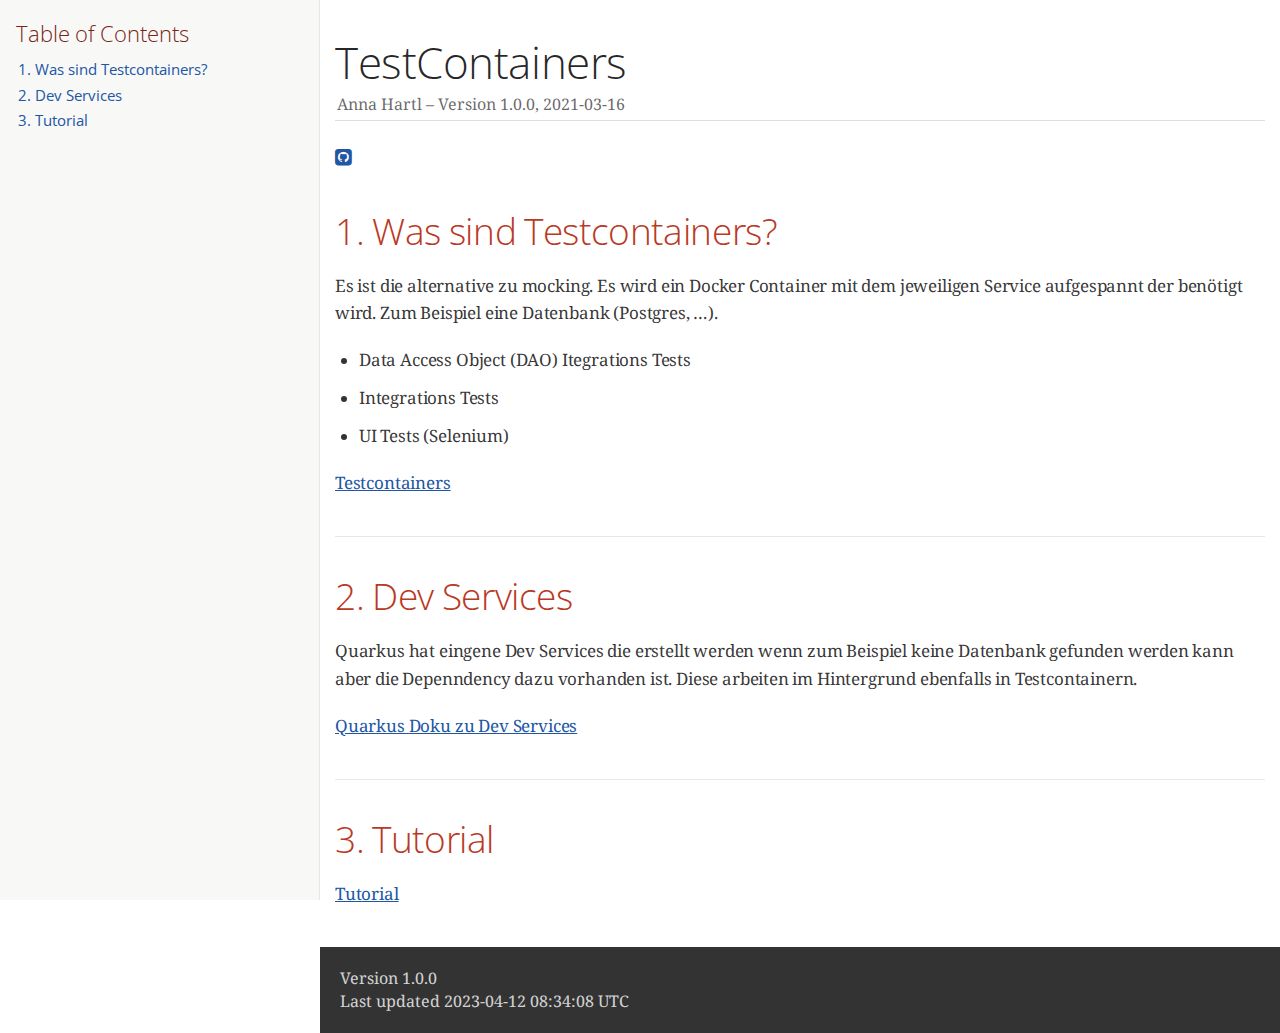
<file: TestContainers.html>
<!DOCTYPE html>
<html lang="en">
<head>
<meta charset="UTF-8">
<meta http-equiv="X-UA-Compatible" content="IE=edge">
<meta name="viewport" content="width=device-width, initial-scale=1.0">
<meta name="generator" content="Asciidoctor 2.0.18">
<meta name="author" content="Anna Hartl">
<link rel="icon" type="image/png" href="themes/favicon.png">
<title>TestContainers</title>
<link rel="stylesheet" href="https://fonts.googleapis.com/css?family=Open+Sans:300,300italic,400,400italic,600,600italic%7CNoto+Serif:400,400italic,700,700italic%7CDroid+Sans+Mono:400,700">
<style>
/*! Asciidoctor default stylesheet | MIT License | https://asciidoctor.org */
/* Uncomment the following line when using as a custom stylesheet */
/* @import "https://fonts.googleapis.com/css?family=Open+Sans:300,300italic,400,400italic,600,600italic%7CNoto+Serif:400,400italic,700,700italic%7CDroid+Sans+Mono:400,700"; */
html{font-family:sans-serif;-webkit-text-size-adjust:100%}
a{background:none}
a:focus{outline:thin dotted}
a:active,a:hover{outline:0}
h1{font-size:2em;margin:.67em 0}
b,strong{font-weight:bold}
abbr{font-size:.9em}
abbr[title]{cursor:help;border-bottom:1px dotted #dddddf;text-decoration:none}
dfn{font-style:italic}
hr{height:0}
mark{background:#ff0;color:#000}
code,kbd,pre,samp{font-family:monospace;font-size:1em}
pre{white-space:pre-wrap}
q{quotes:"\201C" "\201D" "\2018" "\2019"}
small{font-size:80%}
sub,sup{font-size:75%;line-height:0;position:relative;vertical-align:baseline}
sup{top:-.5em}
sub{bottom:-.25em}
img{border:0}
svg:not(:root){overflow:hidden}
figure{margin:0}
audio,video{display:inline-block}
audio:not([controls]){display:none;height:0}
fieldset{border:1px solid silver;margin:0 2px;padding:.35em .625em .75em}
legend{border:0;padding:0}
button,input,select,textarea{font-family:inherit;font-size:100%;margin:0}
button,input{line-height:normal}
button,select{text-transform:none}
button,html input[type=button],input[type=reset],input[type=submit]{-webkit-appearance:button;cursor:pointer}
button[disabled],html input[disabled]{cursor:default}
input[type=checkbox],input[type=radio]{padding:0}
button::-moz-focus-inner,input::-moz-focus-inner{border:0;padding:0}
textarea{overflow:auto;vertical-align:top}
table{border-collapse:collapse;border-spacing:0}
*,::before,::after{box-sizing:border-box}
html,body{font-size:100%}
body{background:#fff;color:rgba(0,0,0,.8);padding:0;margin:0;font-family:"Noto Serif","DejaVu Serif",serif;line-height:1;position:relative;cursor:auto;-moz-tab-size:4;-o-tab-size:4;tab-size:4;word-wrap:anywhere;-moz-osx-font-smoothing:grayscale;-webkit-font-smoothing:antialiased}
a:hover{cursor:pointer}
img,object,embed{max-width:100%;height:auto}
object,embed{height:100%}
img{-ms-interpolation-mode:bicubic}
.left{float:left!important}
.right{float:right!important}
.text-left{text-align:left!important}
.text-right{text-align:right!important}
.text-center{text-align:center!important}
.text-justify{text-align:justify!important}
.hide{display:none}
img,object,svg{display:inline-block;vertical-align:middle}
textarea{height:auto;min-height:50px}
select{width:100%}
.subheader,.admonitionblock td.content>.title,.audioblock>.title,.exampleblock>.title,.imageblock>.title,.listingblock>.title,.literalblock>.title,.stemblock>.title,.openblock>.title,.paragraph>.title,.quoteblock>.title,table.tableblock>.title,.verseblock>.title,.videoblock>.title,.dlist>.title,.olist>.title,.ulist>.title,.qlist>.title,.hdlist>.title{line-height:1.45;color:#7a2518;font-weight:400;margin-top:0;margin-bottom:.25em}
div,dl,dt,dd,ul,ol,li,h1,h2,h3,#toctitle,.sidebarblock>.content>.title,h4,h5,h6,pre,form,p,blockquote,th,td{margin:0;padding:0}
a{color:#2156a5;text-decoration:underline;line-height:inherit}
a:hover,a:focus{color:#1d4b8f}
a img{border:0}
p{line-height:1.6;margin-bottom:1.25em;text-rendering:optimizeLegibility}
p aside{font-size:.875em;line-height:1.35;font-style:italic}
h1,h2,h3,#toctitle,.sidebarblock>.content>.title,h4,h5,h6{font-family:"Open Sans","DejaVu Sans",sans-serif;font-weight:300;font-style:normal;color:#ba3925;text-rendering:optimizeLegibility;margin-top:1em;margin-bottom:.5em;line-height:1.0125em}
h1 small,h2 small,h3 small,#toctitle small,.sidebarblock>.content>.title small,h4 small,h5 small,h6 small{font-size:60%;color:#e99b8f;line-height:0}
h1{font-size:2.125em}
h2{font-size:1.6875em}
h3,#toctitle,.sidebarblock>.content>.title{font-size:1.375em}
h4,h5{font-size:1.125em}
h6{font-size:1em}
hr{border:solid #dddddf;border-width:1px 0 0;clear:both;margin:1.25em 0 1.1875em}
em,i{font-style:italic;line-height:inherit}
strong,b{font-weight:bold;line-height:inherit}
small{font-size:60%;line-height:inherit}
code{font-family:"Droid Sans Mono","DejaVu Sans Mono",monospace;font-weight:400;color:rgba(0,0,0,.9)}
ul,ol,dl{line-height:1.6;margin-bottom:1.25em;list-style-position:outside;font-family:inherit}
ul,ol{margin-left:1.5em}
ul li ul,ul li ol{margin-left:1.25em;margin-bottom:0}
ul.circle{list-style-type:circle}
ul.disc{list-style-type:disc}
ul.square{list-style-type:square}
ul.circle ul:not([class]),ul.disc ul:not([class]),ul.square ul:not([class]){list-style:inherit}
ol li ul,ol li ol{margin-left:1.25em;margin-bottom:0}
dl dt{margin-bottom:.3125em;font-weight:bold}
dl dd{margin-bottom:1.25em}
blockquote{margin:0 0 1.25em;padding:.5625em 1.25em 0 1.1875em;border-left:1px solid #ddd}
blockquote,blockquote p{line-height:1.6;color:rgba(0,0,0,.85)}
@media screen and (min-width:768px){h1,h2,h3,#toctitle,.sidebarblock>.content>.title,h4,h5,h6{line-height:1.2}
h1{font-size:2.75em}
h2{font-size:2.3125em}
h3,#toctitle,.sidebarblock>.content>.title{font-size:1.6875em}
h4{font-size:1.4375em}}
table{background:#fff;margin-bottom:1.25em;border:1px solid #dedede;word-wrap:normal}
table thead,table tfoot{background:#f7f8f7}
table thead tr th,table thead tr td,table tfoot tr th,table tfoot tr td{padding:.5em .625em .625em;font-size:inherit;color:rgba(0,0,0,.8);text-align:left}
table tr th,table tr td{padding:.5625em .625em;font-size:inherit;color:rgba(0,0,0,.8)}
table tr.even,table tr.alt{background:#f8f8f7}
table thead tr th,table tfoot tr th,table tbody tr td,table tr td,table tfoot tr td{line-height:1.6}
h1,h2,h3,#toctitle,.sidebarblock>.content>.title,h4,h5,h6{line-height:1.2;word-spacing:-.05em}
h1 strong,h2 strong,h3 strong,#toctitle strong,.sidebarblock>.content>.title strong,h4 strong,h5 strong,h6 strong{font-weight:400}
.center{margin-left:auto;margin-right:auto}
.stretch{width:100%}
.clearfix::before,.clearfix::after,.float-group::before,.float-group::after{content:" ";display:table}
.clearfix::after,.float-group::after{clear:both}
:not(pre).nobreak{word-wrap:normal}
:not(pre).nowrap{white-space:nowrap}
:not(pre).pre-wrap{white-space:pre-wrap}
:not(pre):not([class^=L])>code{font-size:.9375em;font-style:normal!important;letter-spacing:0;padding:.1em .5ex;word-spacing:-.15em;background:#f7f7f8;border-radius:4px;line-height:1.45;text-rendering:optimizeSpeed}
pre{color:rgba(0,0,0,.9);font-family:"Droid Sans Mono","DejaVu Sans Mono",monospace;line-height:1.45;text-rendering:optimizeSpeed}
pre code,pre pre{color:inherit;font-size:inherit;line-height:inherit}
pre>code{display:block}
pre.nowrap,pre.nowrap pre{white-space:pre;word-wrap:normal}
em em{font-style:normal}
strong strong{font-weight:400}
.keyseq{color:rgba(51,51,51,.8)}
kbd{font-family:"Droid Sans Mono","DejaVu Sans Mono",monospace;display:inline-block;color:rgba(0,0,0,.8);font-size:.65em;line-height:1.45;background:#f7f7f7;border:1px solid #ccc;border-radius:3px;box-shadow:0 1px 0 rgba(0,0,0,.2),inset 0 0 0 .1em #fff;margin:0 .15em;padding:.2em .5em;vertical-align:middle;position:relative;top:-.1em;white-space:nowrap}
.keyseq kbd:first-child{margin-left:0}
.keyseq kbd:last-child{margin-right:0}
.menuseq,.menuref{color:#000}
.menuseq b:not(.caret),.menuref{font-weight:inherit}
.menuseq{word-spacing:-.02em}
.menuseq b.caret{font-size:1.25em;line-height:.8}
.menuseq i.caret{font-weight:bold;text-align:center;width:.45em}
b.button::before,b.button::after{position:relative;top:-1px;font-weight:400}
b.button::before{content:"[";padding:0 3px 0 2px}
b.button::after{content:"]";padding:0 2px 0 3px}
p a>code:hover{color:rgba(0,0,0,.9)}
#header,#content,#footnotes,#footer{width:100%;margin:0 auto;max-width:62.5em;*zoom:1;position:relative;padding-left:.9375em;padding-right:.9375em}
#header::before,#header::after,#content::before,#content::after,#footnotes::before,#footnotes::after,#footer::before,#footer::after{content:" ";display:table}
#header::after,#content::after,#footnotes::after,#footer::after{clear:both}
#content{margin-top:1.25em}
#content::before{content:none}
#header>h1:first-child{color:rgba(0,0,0,.85);margin-top:2.25rem;margin-bottom:0}
#header>h1:first-child+#toc{margin-top:8px;border-top:1px solid #dddddf}
#header>h1:only-child,body.toc2 #header>h1:nth-last-child(2){border-bottom:1px solid #dddddf;padding-bottom:8px}
#header .details{border-bottom:1px solid #dddddf;line-height:1.45;padding-top:.25em;padding-bottom:.25em;padding-left:.25em;color:rgba(0,0,0,.6);display:flex;flex-flow:row wrap}
#header .details span:first-child{margin-left:-.125em}
#header .details span.email a{color:rgba(0,0,0,.85)}
#header .details br{display:none}
#header .details br+span::before{content:"\00a0\2013\00a0"}
#header .details br+span.author::before{content:"\00a0\22c5\00a0";color:rgba(0,0,0,.85)}
#header .details br+span#revremark::before{content:"\00a0|\00a0"}
#header #revnumber{text-transform:capitalize}
#header #revnumber::after{content:"\00a0"}
#content>h1:first-child:not([class]){color:rgba(0,0,0,.85);border-bottom:1px solid #dddddf;padding-bottom:8px;margin-top:0;padding-top:1rem;margin-bottom:1.25rem}
#toc{border-bottom:1px solid #e7e7e9;padding-bottom:.5em}
#toc>ul{margin-left:.125em}
#toc ul.sectlevel0>li>a{font-style:italic}
#toc ul.sectlevel0 ul.sectlevel1{margin:.5em 0}
#toc ul{font-family:"Open Sans","DejaVu Sans",sans-serif;list-style-type:none}
#toc li{line-height:1.3334;margin-top:.3334em}
#toc a{text-decoration:none}
#toc a:active{text-decoration:underline}
#toctitle{color:#7a2518;font-size:1.2em}
@media screen and (min-width:768px){#toctitle{font-size:1.375em}
body.toc2{padding-left:15em;padding-right:0}
#toc.toc2{margin-top:0!important;background:#f8f8f7;position:fixed;width:15em;left:0;top:0;border-right:1px solid #e7e7e9;border-top-width:0!important;border-bottom-width:0!important;z-index:1000;padding:1.25em 1em;height:100%;overflow:auto}
#toc.toc2 #toctitle{margin-top:0;margin-bottom:.8rem;font-size:1.2em}
#toc.toc2>ul{font-size:.9em;margin-bottom:0}
#toc.toc2 ul ul{margin-left:0;padding-left:1em}
#toc.toc2 ul.sectlevel0 ul.sectlevel1{padding-left:0;margin-top:.5em;margin-bottom:.5em}
body.toc2.toc-right{padding-left:0;padding-right:15em}
body.toc2.toc-right #toc.toc2{border-right-width:0;border-left:1px solid #e7e7e9;left:auto;right:0}}
@media screen and (min-width:1280px){body.toc2{padding-left:20em;padding-right:0}
#toc.toc2{width:20em}
#toc.toc2 #toctitle{font-size:1.375em}
#toc.toc2>ul{font-size:.95em}
#toc.toc2 ul ul{padding-left:1.25em}
body.toc2.toc-right{padding-left:0;padding-right:20em}}
#content #toc{border:1px solid #e0e0dc;margin-bottom:1.25em;padding:1.25em;background:#f8f8f7;border-radius:4px}
#content #toc>:first-child{margin-top:0}
#content #toc>:last-child{margin-bottom:0}
#footer{max-width:none;background:rgba(0,0,0,.8);padding:1.25em}
#footer-text{color:hsla(0,0%,100%,.8);line-height:1.44}
#content{margin-bottom:.625em}
.sect1{padding-bottom:.625em}
@media screen and (min-width:768px){#content{margin-bottom:1.25em}
.sect1{padding-bottom:1.25em}}
.sect1:last-child{padding-bottom:0}
.sect1+.sect1{border-top:1px solid #e7e7e9}
#content h1>a.anchor,h2>a.anchor,h3>a.anchor,#toctitle>a.anchor,.sidebarblock>.content>.title>a.anchor,h4>a.anchor,h5>a.anchor,h6>a.anchor{position:absolute;z-index:1001;width:1.5ex;margin-left:-1.5ex;display:block;text-decoration:none!important;visibility:hidden;text-align:center;font-weight:400}
#content h1>a.anchor::before,h2>a.anchor::before,h3>a.anchor::before,#toctitle>a.anchor::before,.sidebarblock>.content>.title>a.anchor::before,h4>a.anchor::before,h5>a.anchor::before,h6>a.anchor::before{content:"\00A7";font-size:.85em;display:block;padding-top:.1em}
#content h1:hover>a.anchor,#content h1>a.anchor:hover,h2:hover>a.anchor,h2>a.anchor:hover,h3:hover>a.anchor,#toctitle:hover>a.anchor,.sidebarblock>.content>.title:hover>a.anchor,h3>a.anchor:hover,#toctitle>a.anchor:hover,.sidebarblock>.content>.title>a.anchor:hover,h4:hover>a.anchor,h4>a.anchor:hover,h5:hover>a.anchor,h5>a.anchor:hover,h6:hover>a.anchor,h6>a.anchor:hover{visibility:visible}
#content h1>a.link,h2>a.link,h3>a.link,#toctitle>a.link,.sidebarblock>.content>.title>a.link,h4>a.link,h5>a.link,h6>a.link{color:#ba3925;text-decoration:none}
#content h1>a.link:hover,h2>a.link:hover,h3>a.link:hover,#toctitle>a.link:hover,.sidebarblock>.content>.title>a.link:hover,h4>a.link:hover,h5>a.link:hover,h6>a.link:hover{color:#a53221}
details,.audioblock,.imageblock,.literalblock,.listingblock,.stemblock,.videoblock{margin-bottom:1.25em}
details{margin-left:1.25rem}
details>summary{cursor:pointer;display:block;position:relative;line-height:1.6;margin-bottom:.625rem;outline:none;-webkit-tap-highlight-color:transparent}
details>summary::-webkit-details-marker{display:none}
details>summary::before{content:"";border:solid transparent;border-left:solid;border-width:.3em 0 .3em .5em;position:absolute;top:.5em;left:-1.25rem;transform:translateX(15%)}
details[open]>summary::before{border:solid transparent;border-top:solid;border-width:.5em .3em 0;transform:translateY(15%)}
details>summary::after{content:"";width:1.25rem;height:1em;position:absolute;top:.3em;left:-1.25rem}
.admonitionblock td.content>.title,.audioblock>.title,.exampleblock>.title,.imageblock>.title,.listingblock>.title,.literalblock>.title,.stemblock>.title,.openblock>.title,.paragraph>.title,.quoteblock>.title,table.tableblock>.title,.verseblock>.title,.videoblock>.title,.dlist>.title,.olist>.title,.ulist>.title,.qlist>.title,.hdlist>.title{text-rendering:optimizeLegibility;text-align:left;font-family:"Noto Serif","DejaVu Serif",serif;font-size:1rem;font-style:italic}
table.tableblock.fit-content>caption.title{white-space:nowrap;width:0}
.paragraph.lead>p,#preamble>.sectionbody>[class=paragraph]:first-of-type p{font-size:1.21875em;line-height:1.6;color:rgba(0,0,0,.85)}
.admonitionblock>table{border-collapse:separate;border:0;background:none;width:100%}
.admonitionblock>table td.icon{text-align:center;width:80px}
.admonitionblock>table td.icon img{max-width:none}
.admonitionblock>table td.icon .title{font-weight:bold;font-family:"Open Sans","DejaVu Sans",sans-serif;text-transform:uppercase}
.admonitionblock>table td.content{padding-left:1.125em;padding-right:1.25em;border-left:1px solid #dddddf;color:rgba(0,0,0,.6);word-wrap:anywhere}
.admonitionblock>table td.content>:last-child>:last-child{margin-bottom:0}
.exampleblock>.content{border:1px solid #e6e6e6;margin-bottom:1.25em;padding:1.25em;background:#fff;border-radius:4px}
.exampleblock>.content>:first-child{margin-top:0}
.exampleblock>.content>:last-child{margin-bottom:0}
.sidebarblock{border:1px solid #dbdbd6;margin-bottom:1.25em;padding:1.25em;background:#f3f3f2;border-radius:4px}
.sidebarblock>:first-child{margin-top:0}
.sidebarblock>:last-child{margin-bottom:0}
.sidebarblock>.content>.title{color:#7a2518;margin-top:0;text-align:center}
.exampleblock>.content>:last-child>:last-child,.exampleblock>.content .olist>ol>li:last-child>:last-child,.exampleblock>.content .ulist>ul>li:last-child>:last-child,.exampleblock>.content .qlist>ol>li:last-child>:last-child,.sidebarblock>.content>:last-child>:last-child,.sidebarblock>.content .olist>ol>li:last-child>:last-child,.sidebarblock>.content .ulist>ul>li:last-child>:last-child,.sidebarblock>.content .qlist>ol>li:last-child>:last-child{margin-bottom:0}
.literalblock pre,.listingblock>.content>pre{border-radius:4px;overflow-x:auto;padding:1em;font-size:.8125em}
@media screen and (min-width:768px){.literalblock pre,.listingblock>.content>pre{font-size:.90625em}}
@media screen and (min-width:1280px){.literalblock pre,.listingblock>.content>pre{font-size:1em}}
.literalblock pre,.listingblock>.content>pre:not(.highlight),.listingblock>.content>pre[class=highlight],.listingblock>.content>pre[class^="highlight "]{background:#f7f7f8}
.literalblock.output pre{color:#f7f7f8;background:rgba(0,0,0,.9)}
.listingblock>.content{position:relative}
.listingblock code[data-lang]::before{display:none;content:attr(data-lang);position:absolute;font-size:.75em;top:.425rem;right:.5rem;line-height:1;text-transform:uppercase;color:inherit;opacity:.5}
.listingblock:hover code[data-lang]::before{display:block}
.listingblock.terminal pre .command::before{content:attr(data-prompt);padding-right:.5em;color:inherit;opacity:.5}
.listingblock.terminal pre .command:not([data-prompt])::before{content:"$"}
.listingblock pre.highlightjs{padding:0}
.listingblock pre.highlightjs>code{padding:1em;border-radius:4px}
.listingblock pre.prettyprint{border-width:0}
.prettyprint{background:#f7f7f8}
pre.prettyprint .linenums{line-height:1.45;margin-left:2em}
pre.prettyprint li{background:none;list-style-type:inherit;padding-left:0}
pre.prettyprint li code[data-lang]::before{opacity:1}
pre.prettyprint li:not(:first-child) code[data-lang]::before{display:none}
table.linenotable{border-collapse:separate;border:0;margin-bottom:0;background:none}
table.linenotable td[class]{color:inherit;vertical-align:top;padding:0;line-height:inherit;white-space:normal}
table.linenotable td.code{padding-left:.75em}
table.linenotable td.linenos,pre.pygments .linenos{border-right:1px solid;opacity:.35;padding-right:.5em;-webkit-user-select:none;-moz-user-select:none;-ms-user-select:none;user-select:none}
pre.pygments span.linenos{display:inline-block;margin-right:.75em}
.quoteblock{margin:0 1em 1.25em 1.5em;display:table}
.quoteblock:not(.excerpt)>.title{margin-left:-1.5em;margin-bottom:.75em}
.quoteblock blockquote,.quoteblock p{color:rgba(0,0,0,.85);font-size:1.15rem;line-height:1.75;word-spacing:.1em;letter-spacing:0;font-style:italic;text-align:justify}
.quoteblock blockquote{margin:0;padding:0;border:0}
.quoteblock blockquote::before{content:"\201c";float:left;font-size:2.75em;font-weight:bold;line-height:.6em;margin-left:-.6em;color:#7a2518;text-shadow:0 1px 2px rgba(0,0,0,.1)}
.quoteblock blockquote>.paragraph:last-child p{margin-bottom:0}
.quoteblock .attribution{margin-top:.75em;margin-right:.5ex;text-align:right}
.verseblock{margin:0 1em 1.25em}
.verseblock pre{font-family:"Open Sans","DejaVu Sans",sans-serif;font-size:1.15rem;color:rgba(0,0,0,.85);font-weight:300;text-rendering:optimizeLegibility}
.verseblock pre strong{font-weight:400}
.verseblock .attribution{margin-top:1.25rem;margin-left:.5ex}
.quoteblock .attribution,.verseblock .attribution{font-size:.9375em;line-height:1.45;font-style:italic}
.quoteblock .attribution br,.verseblock .attribution br{display:none}
.quoteblock .attribution cite,.verseblock .attribution cite{display:block;letter-spacing:-.025em;color:rgba(0,0,0,.6)}
.quoteblock.abstract blockquote::before,.quoteblock.excerpt blockquote::before,.quoteblock .quoteblock blockquote::before{display:none}
.quoteblock.abstract blockquote,.quoteblock.abstract p,.quoteblock.excerpt blockquote,.quoteblock.excerpt p,.quoteblock .quoteblock blockquote,.quoteblock .quoteblock p{line-height:1.6;word-spacing:0}
.quoteblock.abstract{margin:0 1em 1.25em;display:block}
.quoteblock.abstract>.title{margin:0 0 .375em;font-size:1.15em;text-align:center}
.quoteblock.excerpt>blockquote,.quoteblock .quoteblock{padding:0 0 .25em 1em;border-left:.25em solid #dddddf}
.quoteblock.excerpt,.quoteblock .quoteblock{margin-left:0}
.quoteblock.excerpt blockquote,.quoteblock.excerpt p,.quoteblock .quoteblock blockquote,.quoteblock .quoteblock p{color:inherit;font-size:1.0625rem}
.quoteblock.excerpt .attribution,.quoteblock .quoteblock .attribution{color:inherit;font-size:.85rem;text-align:left;margin-right:0}
p.tableblock:last-child{margin-bottom:0}
td.tableblock>.content{margin-bottom:1.25em;word-wrap:anywhere}
td.tableblock>.content>:last-child{margin-bottom:-1.25em}
table.tableblock,th.tableblock,td.tableblock{border:0 solid #dedede}
table.grid-all>*>tr>*{border-width:1px}
table.grid-cols>*>tr>*{border-width:0 1px}
table.grid-rows>*>tr>*{border-width:1px 0}
table.frame-all{border-width:1px}
table.frame-ends{border-width:1px 0}
table.frame-sides{border-width:0 1px}
table.frame-none>colgroup+*>:first-child>*,table.frame-sides>colgroup+*>:first-child>*{border-top-width:0}
table.frame-none>:last-child>:last-child>*,table.frame-sides>:last-child>:last-child>*{border-bottom-width:0}
table.frame-none>*>tr>:first-child,table.frame-ends>*>tr>:first-child{border-left-width:0}
table.frame-none>*>tr>:last-child,table.frame-ends>*>tr>:last-child{border-right-width:0}
table.stripes-all>*>tr,table.stripes-odd>*>tr:nth-of-type(odd),table.stripes-even>*>tr:nth-of-type(even),table.stripes-hover>*>tr:hover{background:#f8f8f7}
th.halign-left,td.halign-left{text-align:left}
th.halign-right,td.halign-right{text-align:right}
th.halign-center,td.halign-center{text-align:center}
th.valign-top,td.valign-top{vertical-align:top}
th.valign-bottom,td.valign-bottom{vertical-align:bottom}
th.valign-middle,td.valign-middle{vertical-align:middle}
table thead th,table tfoot th{font-weight:bold}
tbody tr th{background:#f7f8f7}
tbody tr th,tbody tr th p,tfoot tr th,tfoot tr th p{color:rgba(0,0,0,.8);font-weight:bold}
p.tableblock>code:only-child{background:none;padding:0}
p.tableblock{font-size:1em}
ol{margin-left:1.75em}
ul li ol{margin-left:1.5em}
dl dd{margin-left:1.125em}
dl dd:last-child,dl dd:last-child>:last-child{margin-bottom:0}
li p,ul dd,ol dd,.olist .olist,.ulist .ulist,.ulist .olist,.olist .ulist{margin-bottom:.625em}
ul.checklist,ul.none,ol.none,ul.no-bullet,ol.no-bullet,ol.unnumbered,ul.unstyled,ol.unstyled{list-style-type:none}
ul.no-bullet,ol.no-bullet,ol.unnumbered{margin-left:.625em}
ul.unstyled,ol.unstyled{margin-left:0}
li>p:empty:only-child::before{content:"";display:inline-block}
ul.checklist>li>p:first-child{margin-left:-1em}
ul.checklist>li>p:first-child>.fa-square-o:first-child,ul.checklist>li>p:first-child>.fa-check-square-o:first-child{width:1.25em;font-size:.8em;position:relative;bottom:.125em}
ul.checklist>li>p:first-child>input[type=checkbox]:first-child{margin-right:.25em}
ul.inline{display:flex;flex-flow:row wrap;list-style:none;margin:0 0 .625em -1.25em}
ul.inline>li{margin-left:1.25em}
.unstyled dl dt{font-weight:400;font-style:normal}
ol.arabic{list-style-type:decimal}
ol.decimal{list-style-type:decimal-leading-zero}
ol.loweralpha{list-style-type:lower-alpha}
ol.upperalpha{list-style-type:upper-alpha}
ol.lowerroman{list-style-type:lower-roman}
ol.upperroman{list-style-type:upper-roman}
ol.lowergreek{list-style-type:lower-greek}
.hdlist>table,.colist>table{border:0;background:none}
.hdlist>table>tbody>tr,.colist>table>tbody>tr{background:none}
td.hdlist1,td.hdlist2{vertical-align:top;padding:0 .625em}
td.hdlist1{font-weight:bold;padding-bottom:1.25em}
td.hdlist2{word-wrap:anywhere}
.literalblock+.colist,.listingblock+.colist{margin-top:-.5em}
.colist td:not([class]):first-child{padding:.4em .75em 0;line-height:1;vertical-align:top}
.colist td:not([class]):first-child img{max-width:none}
.colist td:not([class]):last-child{padding:.25em 0}
.thumb,.th{line-height:0;display:inline-block;border:4px solid #fff;box-shadow:0 0 0 1px #ddd}
.imageblock.left{margin:.25em .625em 1.25em 0}
.imageblock.right{margin:.25em 0 1.25em .625em}
.imageblock>.title{margin-bottom:0}
.imageblock.thumb,.imageblock.th{border-width:6px}
.imageblock.thumb>.title,.imageblock.th>.title{padding:0 .125em}
.image.left,.image.right{margin-top:.25em;margin-bottom:.25em;display:inline-block;line-height:0}
.image.left{margin-right:.625em}
.image.right{margin-left:.625em}
a.image{text-decoration:none;display:inline-block}
a.image object{pointer-events:none}
sup.footnote,sup.footnoteref{font-size:.875em;position:static;vertical-align:super}
sup.footnote a,sup.footnoteref a{text-decoration:none}
sup.footnote a:active,sup.footnoteref a:active{text-decoration:underline}
#footnotes{padding-top:.75em;padding-bottom:.75em;margin-bottom:.625em}
#footnotes hr{width:20%;min-width:6.25em;margin:-.25em 0 .75em;border-width:1px 0 0}
#footnotes .footnote{padding:0 .375em 0 .225em;line-height:1.3334;font-size:.875em;margin-left:1.2em;margin-bottom:.2em}
#footnotes .footnote a:first-of-type{font-weight:bold;text-decoration:none;margin-left:-1.05em}
#footnotes .footnote:last-of-type{margin-bottom:0}
#content #footnotes{margin-top:-.625em;margin-bottom:0;padding:.75em 0}
div.unbreakable{page-break-inside:avoid}
.big{font-size:larger}
.small{font-size:smaller}
.underline{text-decoration:underline}
.overline{text-decoration:overline}
.line-through{text-decoration:line-through}
.aqua{color:#00bfbf}
.aqua-background{background:#00fafa}
.black{color:#000}
.black-background{background:#000}
.blue{color:#0000bf}
.blue-background{background:#0000fa}
.fuchsia{color:#bf00bf}
.fuchsia-background{background:#fa00fa}
.gray{color:#606060}
.gray-background{background:#7d7d7d}
.green{color:#006000}
.green-background{background:#007d00}
.lime{color:#00bf00}
.lime-background{background:#00fa00}
.maroon{color:#600000}
.maroon-background{background:#7d0000}
.navy{color:#000060}
.navy-background{background:#00007d}
.olive{color:#606000}
.olive-background{background:#7d7d00}
.purple{color:#600060}
.purple-background{background:#7d007d}
.red{color:#bf0000}
.red-background{background:#fa0000}
.silver{color:#909090}
.silver-background{background:#bcbcbc}
.teal{color:#006060}
.teal-background{background:#007d7d}
.white{color:#bfbfbf}
.white-background{background:#fafafa}
.yellow{color:#bfbf00}
.yellow-background{background:#fafa00}
span.icon>.fa{cursor:default}
a span.icon>.fa{cursor:inherit}
.admonitionblock td.icon [class^="fa icon-"]{font-size:2.5em;text-shadow:1px 1px 2px rgba(0,0,0,.5);cursor:default}
.admonitionblock td.icon .icon-note::before{content:"\f05a";color:#19407c}
.admonitionblock td.icon .icon-tip::before{content:"\f0eb";text-shadow:1px 1px 2px rgba(155,155,0,.8);color:#111}
.admonitionblock td.icon .icon-warning::before{content:"\f071";color:#bf6900}
.admonitionblock td.icon .icon-caution::before{content:"\f06d";color:#bf3400}
.admonitionblock td.icon .icon-important::before{content:"\f06a";color:#bf0000}
.conum[data-value]{display:inline-block;color:#fff!important;background:rgba(0,0,0,.8);border-radius:50%;text-align:center;font-size:.75em;width:1.67em;height:1.67em;line-height:1.67em;font-family:"Open Sans","DejaVu Sans",sans-serif;font-style:normal;font-weight:bold}
.conum[data-value] *{color:#fff!important}
.conum[data-value]+b{display:none}
.conum[data-value]::after{content:attr(data-value)}
pre .conum[data-value]{position:relative;top:-.125em}
b.conum *{color:inherit!important}
.conum:not([data-value]):empty{display:none}
dt,th.tableblock,td.content,div.footnote{text-rendering:optimizeLegibility}
h1,h2,p,td.content,span.alt,summary{letter-spacing:-.01em}
p strong,td.content strong,div.footnote strong{letter-spacing:-.005em}
p,blockquote,dt,td.content,span.alt,summary{font-size:1.0625rem}
p{margin-bottom:1.25rem}
.sidebarblock p,.sidebarblock dt,.sidebarblock td.content,p.tableblock{font-size:1em}
.exampleblock>.content{background:#fffef7;border-color:#e0e0dc;box-shadow:0 1px 4px #e0e0dc}
.print-only{display:none!important}
@page{margin:1.25cm .75cm}
@media print{*{box-shadow:none!important;text-shadow:none!important}
html{font-size:80%}
a{color:inherit!important;text-decoration:underline!important}
a.bare,a[href^="#"],a[href^="mailto:"]{text-decoration:none!important}
a[href^="http:"]:not(.bare)::after,a[href^="https:"]:not(.bare)::after{content:"(" attr(href) ")";display:inline-block;font-size:.875em;padding-left:.25em}
abbr[title]{border-bottom:1px dotted}
abbr[title]::after{content:" (" attr(title) ")"}
pre,blockquote,tr,img,object,svg{page-break-inside:avoid}
thead{display:table-header-group}
svg{max-width:100%}
p,blockquote,dt,td.content{font-size:1em;orphans:3;widows:3}
h2,h3,#toctitle,.sidebarblock>.content>.title{page-break-after:avoid}
#header,#content,#footnotes,#footer{max-width:none}
#toc,.sidebarblock,.exampleblock>.content{background:none!important}
#toc{border-bottom:1px solid #dddddf!important;padding-bottom:0!important}
body.book #header{text-align:center}
body.book #header>h1:first-child{border:0!important;margin:2.5em 0 1em}
body.book #header .details{border:0!important;display:block;padding:0!important}
body.book #header .details span:first-child{margin-left:0!important}
body.book #header .details br{display:block}
body.book #header .details br+span::before{content:none!important}
body.book #toc{border:0!important;text-align:left!important;padding:0!important;margin:0!important}
body.book #toc,body.book #preamble,body.book h1.sect0,body.book .sect1>h2{page-break-before:always}
.listingblock code[data-lang]::before{display:block}
#footer{padding:0 .9375em}
.hide-on-print{display:none!important}
.print-only{display:block!important}
.hide-for-print{display:none!important}
.show-for-print{display:inherit!important}}
@media amzn-kf8,print{#header>h1:first-child{margin-top:1.25rem}
.sect1{padding:0!important}
.sect1+.sect1{border:0}
#footer{background:none}
#footer-text{color:rgba(0,0,0,.6);font-size:.9em}}
@media amzn-kf8{#header,#content,#footnotes,#footer{padding:0}}
</style>
<link rel="stylesheet" href="https://cdnjs.cloudflare.com/ajax/libs/font-awesome/4.7.0/css/font-awesome.min.css">
<style>
pre.rouge .hll {
  background-color: #ffc;
}
pre.rouge .hll * {
  background-color: initial;
}
</style>
</head>
<body class="article toc2 toc-left">
<div id="header">
<h1>TestContainers</h1>
<div class="details">
<span id="author" class="author">Anna Hartl</span><br>
<span id="revnumber">version 1.0.0,</span>
<span id="revdate">2021-03-16</span>
</div>
<div id="toc" class="toc2">
<div id="toctitle">Table of Contents</div>
<ul class="sectlevel1">
<li><a href="#_was_sind_testcontainers">1. Was sind Testcontainers?</a></li>
<li><a href="#_dev_services">2. Dev Services</a></li>
<li><a href="#_tutorial">3. Tutorial</a></li>
</ul>
</div>
</div>
<div id="content">
<div id="preamble">
<div class="sectionbody">
<div class="paragraph">
<p><span class="icon"><a class="image" href="https://github.com/AnnaHartl/SYP-referat-continuous-testing"><i class="fa fa-github-square"></i></a></span></p>
</div>
</div>
</div>
<div class="sect1">
<h2 id="_was_sind_testcontainers"><a class="anchor" href="#_was_sind_testcontainers"></a>1. Was sind Testcontainers?</h2>
<div class="sectionbody">
<div class="paragraph">
<p>Es ist die alternative zu mocking. Es wird ein Docker Container mit dem jeweiligen Service aufgespannt der benötigt wird.
Zum Beispiel eine Datenbank (Postgres, &#8230;&#8203;).</p>
</div>
<div class="ulist">
<ul>
<li>
<p>Data Access Object (DAO) Itegrations Tests</p>
</li>
<li>
<p>Integrations Tests</p>
</li>
<li>
<p>UI Tests (Selenium)</p>
</li>
</ul>
</div>
<div class="paragraph">
<p><a href="https://www.testcontainers.org/">Testcontainers</a></p>
</div>
</div>
</div>
<div class="sect1">
<h2 id="_dev_services"><a class="anchor" href="#_dev_services"></a>2. Dev Services</h2>
<div class="sectionbody">
<div class="paragraph">
<p>Quarkus hat eingene Dev Services die erstellt werden wenn zum Beispiel keine Datenbank gefunden werden kann aber die Depenndency dazu vorhanden ist.
Diese arbeiten im Hintergrund ebenfalls in Testcontainern.</p>
</div>
<div class="paragraph">
<p><a href="https://quarkus.io/guides/dev-services">Quarkus Doku zu Dev Services</a></p>
</div>
</div>
</div>
<div class="sect1">
<h2 id="_tutorial"><a class="anchor" href="#_tutorial"></a>3. Tutorial</h2>
<div class="sectionbody">
<div class="paragraph">
<p><a href="https://medium.com/swlh/quarkus-testcontainers-and-storages-10534b3c79dc">Tutorial</a></p>
</div>
</div>
</div>
</div>
<div id="footer">
<div id="footer-text">
Version 1.0.0<br>
Last updated 2023-04-12 08:34:08 UTC
</div>
</div>
</body>
</html>
</file>
<file: slides/revealjs/css/theme/black.css>
/**
 * Black theme for reveal.js. This is the opposite of the 'white' theme.
 *
 * By Hakim El Hattab, http://hakim.se
 */
@import url(../../lib/font/source-sans-pro/source-sans-pro.css);
section.has-light-background, section.has-light-background h1, section.has-light-background h2, section.has-light-background h3, section.has-light-background h4, section.has-light-background h5, section.has-light-background h6 {
  color: #222; }

/*********************************************
 * GLOBAL STYLES
 *********************************************/
body {
  background: #191919;
  background-color: #191919; }

.reveal {
  font-family: "Source Sans Pro", Helvetica, sans-serif;
  font-size: 42px;
  font-weight: normal;
  color: #fff; }

::selection {
  color: #fff;
  background: #bee4fd;
  text-shadow: none; }

::-moz-selection {
  color: #fff;
  background: #bee4fd;
  text-shadow: none; }

.reveal .slides section,
.reveal .slides section > section {
  line-height: 1.3;
  font-weight: inherit; }

/*********************************************
 * HEADERS
 *********************************************/
.reveal h1,
.reveal h2,
.reveal h3,
.reveal h4,
.reveal h5,
.reveal h6 {
  margin: 0 0 20px 0;
  color: #fff;
  font-family: "Source Sans Pro", Helvetica, sans-serif;
  font-weight: 600;
  line-height: 1.2;
  letter-spacing: normal;
  text-transform: uppercase;
  text-shadow: none;
  word-wrap: break-word; }

.reveal h1 {
  font-size: 2.5em; }

.reveal h2 {
  font-size: 1.6em; }

.reveal h3 {
  font-size: 1.3em; }

.reveal h4 {
  font-size: 1em; }

.reveal h1 {
  text-shadow: none; }

/*********************************************
 * OTHER
 *********************************************/
.reveal p {
  margin: 20px 0;
  line-height: 1.3; }

/* Ensure certain elements are never larger than the slide itself */
.reveal img,
.reveal video,
.reveal iframe {
  max-width: 95%;
  max-height: 95%; }

.reveal strong,
.reveal b {
  font-weight: bold; }

.reveal em {
  font-style: italic; }

.reveal ol,
.reveal dl,
.reveal ul {
  display: inline-block;
  text-align: left;
  margin: 0 0 0 1em; }

.reveal ol {
  list-style-type: decimal; }

.reveal ul {
  list-style-type: disc; }

.reveal ul ul {
  list-style-type: square; }

.reveal ul ul ul {
  list-style-type: circle; }

.reveal ul ul,
.reveal ul ol,
.reveal ol ol,
.reveal ol ul {
  display: block;
  margin-left: 40px; }

.reveal dt {
  font-weight: bold; }

.reveal dd {
  margin-left: 40px; }

.reveal blockquote {
  display: block;
  position: relative;
  width: 70%;
  margin: 20px auto;
  padding: 5px;
  font-style: italic;
  background: rgba(255, 255, 255, 0.05);
  box-shadow: 0px 0px 2px rgba(0, 0, 0, 0.2); }

.reveal blockquote p:first-child,
.reveal blockquote p:last-child {
  display: inline-block; }

.reveal q {
  font-style: italic; }

.reveal pre {
  display: block;
  position: relative;
  width: 90%;
  margin: 20px auto;
  text-align: left;
  font-size: 0.55em;
  font-family: monospace;
  line-height: 1.2em;
  word-wrap: break-word;
  box-shadow: 0px 5px 15px rgba(0, 0, 0, 0.15); }

.reveal code {
  font-family: monospace;
  text-transform: none; }

.reveal pre code {
  display: block;
  padding: 5px;
  overflow: auto;
  max-height: 400px;
  word-wrap: normal; }

.reveal table {
  margin: auto;
  border-collapse: collapse;
  border-spacing: 0; }

.reveal table th {
  font-weight: bold; }

.reveal table th,
.reveal table td {
  text-align: left;
  padding: 0.2em 0.5em 0.2em 0.5em;
  border-bottom: 1px solid; }

.reveal table th[align="center"],
.reveal table td[align="center"] {
  text-align: center; }

.reveal table th[align="right"],
.reveal table td[align="right"] {
  text-align: right; }

.reveal table tbody tr:last-child th,
.reveal table tbody tr:last-child td {
  border-bottom: none; }

.reveal sup {
  vertical-align: super;
  font-size: smaller; }

.reveal sub {
  vertical-align: sub;
  font-size: smaller; }

.reveal small {
  display: inline-block;
  font-size: 0.6em;
  line-height: 1.2em;
  vertical-align: top; }

.reveal small * {
  vertical-align: top; }

/*********************************************
 * LINKS
 *********************************************/
.reveal a {
  color: #42affa;
  text-decoration: none;
  -webkit-transition: color .15s ease;
  -moz-transition: color .15s ease;
  transition: color .15s ease; }

.reveal a:hover {
  color: #8dcffc;
  text-shadow: none;
  border: none; }

.reveal .roll span:after {
  color: #fff;
  background: #068de9; }

/*********************************************
 * IMAGES
 *********************************************/
.reveal section img {
  margin: 15px 0px;
  background: rgba(255, 255, 255, 0.12);
  border: 4px solid #fff;
  box-shadow: 0 0 10px rgba(0, 0, 0, 0.15); }

.reveal section img.plain {
  border: 0;
  box-shadow: none; }

.reveal a img {
  -webkit-transition: all .15s linear;
  -moz-transition: all .15s linear;
  transition: all .15s linear; }

.reveal a:hover img {
  background: rgba(255, 255, 255, 0.2);
  border-color: #42affa;
  box-shadow: 0 0 20px rgba(0, 0, 0, 0.55); }

/*********************************************
 * NAVIGATION CONTROLS
 *********************************************/
.reveal .controls {
  color: #42affa; }

/*********************************************
 * PROGRESS BAR
 *********************************************/
.reveal .progress {
  background: rgba(0, 0, 0, 0.2);
  color: #42affa; }

.reveal .progress span {
  -webkit-transition: width 800ms cubic-bezier(0.26, 0.86, 0.44, 0.985);
  -moz-transition: width 800ms cubic-bezier(0.26, 0.86, 0.44, 0.985);
  transition: width 800ms cubic-bezier(0.26, 0.86, 0.44, 0.985); }

/*********************************************
 * PRINT BACKGROUND
 *********************************************/
@media print {
  .backgrounds {
    background-color: #191919; } }
</file>
<file: slides/revealjs/lib/css/monokai.css>
/*
Monokai style - ported by Luigi Maselli - http://grigio.org
*/

.hljs {
  display: block;
  overflow-x: auto;
  padding: 0.5em;
  background: #272822;
  color: #ddd;
}

.hljs-tag,
.hljs-keyword,
.hljs-selector-tag,
.hljs-literal,
.hljs-strong,
.hljs-name {
  color: #f92672;
}

.hljs-code {
  color: #66d9ef;
}

.hljs-class .hljs-title {
  color: white;
}

.hljs-attribute,
.hljs-symbol,
.hljs-regexp,
.hljs-link {
  color: #bf79db;
}

.hljs-string,
.hljs-bullet,
.hljs-subst,
.hljs-title,
.hljs-section,
.hljs-emphasis,
.hljs-type,
.hljs-built_in,
.hljs-builtin-name,
.hljs-selector-attr,
.hljs-selector-pseudo,
.hljs-addition,
.hljs-variable,
.hljs-template-tag,
.hljs-template-variable {
  color: #a6e22e;
}

.hljs-comment,
.hljs-quote,
.hljs-deletion,
.hljs-meta {
  color: #75715e;
}

.hljs-keyword,
.hljs-selector-tag,
.hljs-literal,
.hljs-doctag,
.hljs-title,
.hljs-section,
.hljs-type,
.hljs-selector-id {
  font-weight: bold;
}
</file>
